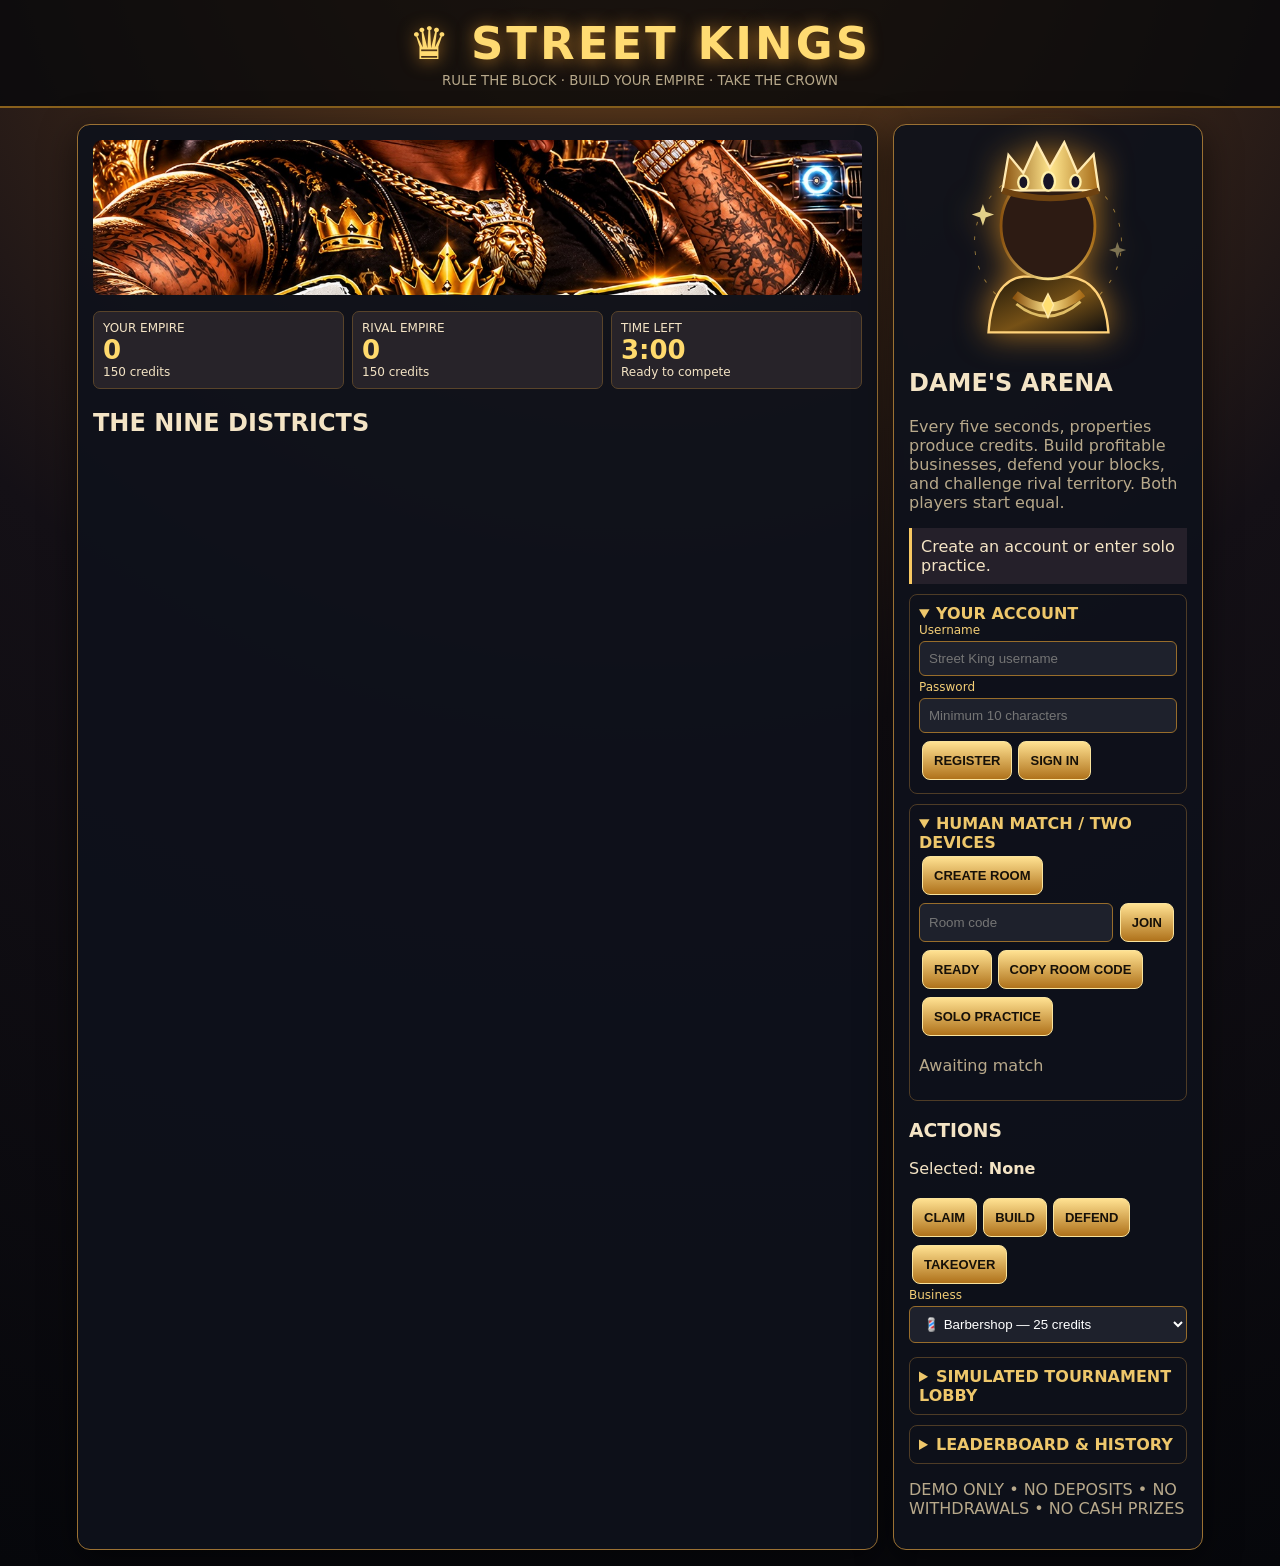
<file: index.html>
<!doctype html><html lang="en"><head><meta charset="utf-8"><meta name="viewport" content="width=device-width,initial-scale=1"><title>STREET KINGS — The Arena</title><style>
:root{--gold:#edbb4a;--black:#090b10;--ink:#f4e4c5}*{box-sizing:border-box}body{margin:0;background:radial-gradient(circle at 50% -10%,#6b421c,#141016 49%,#06070b 100%);color:var(--ink);font-family:system-ui,Arial}header{text-align:center;padding:17px 8px;border-bottom:2px solid #88601c;background:#07080bc9}h1{font-size:clamp(29px,5vw,45px);margin:0;color:#ffdb72;letter-spacing:3px;text-shadow:0 2px 17px #a56d25}small,.muted{color:#b8a98b}.wrap{max-width:1150px;margin:16px auto;padding:0 12px;display:grid;grid-template-columns:minmax(0,1fr) 310px;gap:15px}.panel{background:#0e111be8;border:1px solid #9b7133;border-radius:13px;padding:15px;box-shadow:0 9px 35px #0008}.cover{width:100%;height:155px;object-fit:cover;object-position:center 40%;border-radius:9px}.stats{display:grid;grid-template-columns:repeat(3,1fr);gap:8px;margin:12px 0}.stat{background:#272329;border:1px solid #59442a;border-radius:7px;padding:9px;font-size:12px}.stat b{display:block;font-size:clamp(19px,4vw,26px);color:#ffda6d}.city{display:grid;grid-template-columns:repeat(3,minmax(0,1fr));gap:8px;perspective:900px}.block{border:2px solid #8f6a3c;border-radius:11px;min-height:133px;color:#fff;position:relative;text-align:left;overflow:hidden;padding:9px;cursor:pointer;background:linear-gradient(160deg,#282a3d,#12151f);transition:transform .18s,border-color .18s}.block:active{transform:scale(.95)}.block strong{position:relative;z-index:2;font-size:clamp(10px,2vw,14px)}.block i{display:block;font-style:normal;font-size:clamp(29px,5vw,43px);text-align:center;text-shadow:0 6px 15px #000}.block .district{position:absolute;inset:0;background:linear-gradient(0deg,#080b14,#181b2800),repeating-linear-gradient(90deg,#35334533 0 12px,#11131733 12px 19px);pointer-events:none}.block .caption{position:relative;font-size:10px}.block.you{border-color:#fbd46c;background:linear-gradient(150deg,#82601c,#241c11)}.block.rival{border-color:#df5a62;background:linear-gradient(145deg,#70222e,#231422)}.block.sel{outline:3px solid #fff}.block.changed{animation:takeover .65s ease-out}@keyframes takeover{0%{filter:brightness(2);transform:scale(.89) rotate(-2deg)}70%{transform:scale(1.04)}100%{transform:scale(1)}}button,.action{background:linear-gradient(#ffe191,#af721b);color:#161008;font-weight:900;border:1px solid #f9e39d;border-radius:8px;padding:11px;cursor:pointer;margin:4px 3px;font-size:13px}button:hover{filter:brightness(1.12)}input,select{width:100%;padding:9px;background:#1e212c;border:1px solid #986d2b;color:#fff;border-radius:6px;margin:4px 0}label{display:block;font-size:12px;color:#f4ce76}.stack{display:flex;flex-wrap:wrap;gap:4px}.stack input{flex:1;width:80px}.msg{padding:9px;background:#25202a;border-left:3px solid #f9c962;margin:9px 0;min-height:38px}.king{height:205px;width:100%;object-fit:contain;filter:drop-shadow(0 0 16px #ae731f);transition:transform .45s}.king.victory{animation:victory .9s infinite alternate}.king.defeat{filter:grayscale(.7);transform:rotate(-8deg)}.king.welcome{animation:welcome 1s ease-in-out}@keyframes victory{from{transform:translateY(0) scale(1)}to{transform:translateY(-13px) scale(1.06)}}@keyframes welcome{50%{transform:rotate(5deg) scale(1.05)}}#result{font-size:21px;color:#ffdf85;font-weight:900}#activity{font-size:12px;max-height:115px;overflow:auto}details{margin:10px 0;padding:9px;border:1px solid #4e3c26;border-radius:8px}summary{cursor:pointer;font-weight:700;color:#eec76b}.room{font-family:monospace;font-size:18px;color:#ffdf8f;overflow-wrap:anywhere}#timer.urgent{color:#ff6464;animation:blink 1s infinite}@keyframes blink{50%{opacity:.55}}@media(max-width:740px){.wrap{grid-template-columns:1fr}.cover{height:105px}.block{min-height:118px;padding:6px}.panel{padding:10px}.stats{gap:4px}}
</style></head><body><header><h1>♛ STREET KINGS</h1><small>RULE THE BLOCK · BUILD YOUR EMPIRE · TAKE THE CROWN</small></header><main class="wrap"><section class="panel"><img class="cover" src="cover.jpg" alt="Approved Street Kings artwork"><div class="stats"><div class="stat">YOUR EMPIRE<b id="score">0</b><span id="money">150 credits</span></div><div class="stat">RIVAL EMPIRE<b id="rival">0</b><span id="rivalmoney">150 credits</span></div><div class="stat">TIME LEFT<b id="timer">3:00</b><span id="status">Ready to compete</span></div></div><h2>THE NINE DISTRICTS</h2><div class="city" id="city"></div><h3 id="result"></h3><div id="activity"></div></section><aside class="panel"><img id="king" class="king welcome" src="king.svg" alt="Animated crowned Street King based on Dame's original reference photograph"><h2>DAME'S ARENA</h2><p class="muted">Every five seconds, properties produce credits. Build profitable businesses, defend your blocks, and challenge rival territory. Both players start equal.</p><div class="msg" id="message">Create an account or enter solo practice.</div><details open><summary>YOUR ACCOUNT</summary><label>Username<input id="username" placeholder="Street King username" autocomplete="username"></label><label>Password<input type="password" id="password" placeholder="Minimum 10 characters" autocomplete="current-password"></label><button onclick="register()">REGISTER</button><button onclick="login()">SIGN IN</button><div id="profile" class="muted"></div></details><details open><summary>HUMAN MATCH / TWO DEVICES</summary><button onclick="createRoom()">CREATE ROOM</button><div class="stack"><input id="joincode" placeholder="Room code"><button onclick="joinRoom()">JOIN</button></div><div class="room" id="roomcode"></div><button onclick="ready()">READY</button><button onclick="copyRoom()">COPY ROOM CODE</button><button onclick="practice()">SOLO PRACTICE</button><p class="muted" id="socketstatus">Awaiting match</p></details><h3>ACTIONS</h3><p>Selected: <b id="selected">None</b></p><div><button onclick="play('claim')">CLAIM</button><button onclick="play('build')">BUILD</button><button onclick="play('defend')">DEFEND</button><button onclick="play('takeover')">TAKEOVER</button></div><label>Business<select id="kind"><option value="0">💈 Barbershop — 25 credits</option><option value="1">👟 Sneaker Shop — 40 credits</option><option value="2">🎤 Recording Studio — 60 credits</option></select></label><details><summary>SIMULATED TOURNAMENT LOBBY</summary><label>Participants<select id="capacity"><option>2</option><option selected>5</option><option>10</option><option>20</option><option>50</option><option>100</option></select></label><label>Fee (credits)<select id="fee"><option value="100">1</option><option value="200">2</option><option value="500" selected>5</option><option value="1000">10</option></select></label><button onclick="createTour()">CREATE TOURNAMENT</button><div class="stack"><input id="tourcode" placeholder="Tournament code"><button onclick="joinTour()">JOIN</button></div><div id="tour"></div><p class="muted">Simulated credits only. Tournament fixtures appear when all entrants join. Prizes settle after all server-verified fixtures finish.</p></details><details><summary>LEADERBOARD & HISTORY</summary><button onclick="loadBoard()">REFRESH</button><div id="leaderboard"></div><div id="records"></div></details><p class="muted">DEMO ONLY • NO DEPOSITS • NO WITHDRAWALS • NO CASH PRIZES</p></aside></main><script>
const names=['CROWN PLAZA','GOLD BLOCK','DOWNTOWN','SNEAKER ROW','MIDTOWN','STUDIO DISTRICT','UPTOWN','MARKET STREET','THE HEIGHTS'],symbols=['🏙️','🏛️','🏢','👟','🏬','🎙️','🌃','🏪','🌆'];let token=sessionStorage.getItem('sk_token')||'',roomId='',seat=-1,ws=null,mode='none',legacy='',state=null,selected=null,seenRev=-1,clock=0,prevOwners=[],tourId='';
const el=x=>document.getElementById(x);function message(x){el('message').textContent=x}async function api(path,method='GET',data){let r=await fetch(path,{method,headers:{...(token?{'Authorization':'Bearer '+token}:{}),...(data?{'Content-Type':'application/json'}:{})},body:data?JSON.stringify(data):undefined});let j=await r.json();if(!r.ok)throw Error(j.detail||'Request failed');return j}
async function register(){try{await api('/api/register','POST',{username:el('username').value,password:el('password').value});await login()}catch(e){message(e.message)}}async function login(){try{let r=await api('/api/login','POST',{username:el('username').value,password:el('password').value});token=r.token;sessionStorage.setItem('sk_token',token);await showProfile();message('Signed in. Create a room or enter a room code.')}catch(e){message(e.message)}}async function showProfile(){if(!token)return;try{let p=await api('/api/me');el('profile').textContent=`${p.username} · ${Math.round(p.balance/100)} demo credits · ${p.wins} W / ${p.losses} L`}catch(e){token='';sessionStorage.removeItem('sk_token')}}
async function createRoom(){try{let r=await api('/api/rooms','POST',{duration:180});setup(r);message('Send the room code to a friend. Both players press READY.')}catch(e){message(e.message)}}async function joinRoom(){try{let r=await api('/api/rooms/'+el('joincode').value.trim()+'/join','POST');r.room_id=el('joincode').value.trim();setup(r);message('Joined. Press READY to begin.')}catch(e){message(e.message)}}function setup(r){roomId=r.room_id||r.state.room_id;seat=r.seat;mode='human';el('roomcode').textContent=roomId;connect();render(r.state)}function copyRoom(){navigator.clipboard?.writeText(roomId).then(()=>message('Room code copied')).catch(()=>message('Room code: '+roomId))}async function ready(){if(!roomId)return message('Create or join a room first');try{let s=await api('/api/rooms/'+roomId+'/ready','POST');render(s);message('Ready. Match starts when both players are ready.')}catch(e){message(e.message)}}
function connect(){if(ws)ws.close();const proto=location.protocol==='https:'?'wss':'ws';ws=new WebSocket(`${proto}://${location.host}/ws/rooms/${roomId}`);ws.onopen=()=>el('socketstatus').textContent='Live connection established';ws.onmessage=e=>render(JSON.parse(e.data));ws.onclose=()=>{el('socketstatus').textContent='Connection interrupted; reconnecting…';if(mode==='human')setTimeout(()=>{if(roomId)connect()},1600)}}
async function practice(){try{let r=await api('/api/new','POST');mode='practice';legacy=r.game_id;roomId='';seat=0;ws?.close();render(r.state);message('Solo practice against the computer. Legacy 18-turn mode.')}catch(e){message(e.message)}}function selectBlock(i){selected=i;if(state)render(state)}async function play(move){if(selected===null)return message('Tap a district first');try{let s;if(mode==='human'){if(!roomId)return;s=await api(`/api/rooms/${roomId}/action`,'POST',{block:selected,move,kind:Number(el('kind').value)})}else if(mode==='practice'){s=await api('/api/move','POST',{game_id:legacy,block:selected,move,kind:Number(el('kind').value)})}else return message('Create a game first');render(s);message('Action successful: '+move)}catch(e){message(e.message)}}
function render(s){state=s;if(mode==='human'){seat=Math.max(0,s.players.indexOf((window.myUserId||''))) /* overridden below by room seat when known */}let my=mode==='human'?currentSeat:0;let rival=1-my;el('score').textContent=s.scores[my]||0;el('rival').textContent=s.scores[rival]||0;el('money').textContent=(s.cash[my]||0)+' credits';el('rivalmoney').textContent=(s.cash[rival]||0)+' credits';let sec=s.remaining??Math.max(0,180-(s.ticks||0)*10);el('timer').textContent=`${Math.floor(sec/60)}:${String(sec%60).padStart(2,'0')}`;el('timer').className=sec<=20?'urgent':'';el('status').textContent=s.status||((s.finished?'FINISHED':'PRACTICE'));el('selected').textContent=selected===null?'None':names[selected];el('city').innerHTML=s.blocks.map((b,i)=>{let own=b.owner===my?'you':b.owner>=0?'rival':'';let changed=prevOwners.length&&prevOwners[i]!==b.owner?'changed':'';return `<button class="block ${own} ${selected===i?'sel':''} ${changed}" onclick="selectBlock(${i})"><div class="district"></div><strong>${names[i]}</strong><i>${b.level>1?['💈','👟','🎤'][b.kind]:symbols[i]}</i><span class="caption">${b.owner<0?'UNCLAIMED':b.owner===my?'YOUR DISTRICT':'RIVAL DISTRICT'}<br>LV ${b.level} · FORT ${b.defense}</span></button>`}).join('');prevOwners=s.blocks.map(b=>b.owner);let done=s.status==='finished'||s.finished;el('result').textContent=done?(s.winner===null?'DRAW — EQUAL EMPIRES':s.winner===my?'YOU TAKE THE CROWN!':'RIVAL TAKES THE CROWN'):'';el('king').className='king '+(done?(s.winner===my?'victory':'defeat'):'welcome');el('activity').textContent=(s.history||[]).slice(-5).map(x=>`Player ${x.player+1} ${x.move} ${names[x.block]}`).join(' • ')}
let currentSeat=0;const oldSetup=setup;setup=function(r){currentSeat=r.seat;oldSetup(r)};
setInterval(async()=>{if(mode==='human'&&roomId){try{let s=await api(`/api/rooms/${roomId}/refresh`,'POST');render(s)}catch(e){}}},1500);
async function createTour(){try{let r=await api('/api/tournaments/create','POST',{capacity:Number(el('capacity').value),fee_cents:Number(el('fee').value)});tourId=r.id;el('tourcode').value=tourId;displayTour(r)}catch(e){message(e.message)}}async function joinTour(){try{let r=await api('/api/tournaments/'+el('tourcode').value.trim()+'/join','POST');displayTour(r);await showProfile()}catch(e){message(e.message)}}function displayTour(r){el('tour').innerHTML=`Tournament ${r.id} · ${r.status} · ${r.entrants.length}/${r.capacity} players · ${(r.fee_cents/100).toFixed(2)} demo credits entry<br>${(r.fixtures||[]).map(f=>`<button onclick="joinFixture('${f.room_id}')">PLAY ${f.room_id}</button>`).join('')}${r.status==='finished'?'<br>FINAL PRIZES: '+JSON.stringify(r.payouts):''}`;}async function joinFixture(id){try{let r=await api('/api/rooms/'+id+'/join','POST');r.room_id=id;setup(r);message('Tournament fixture — tap READY')}catch(e){message(e.message)}}
async function loadBoard(){try{let b=await api('/api/leaderboard');el('leaderboard').textContent=b.map((x,i)=>`${i+1}. ${x.username}: ${x.wins} wins`).join(' · ')||'No matches yet';let h=await api('/api/history');el('records').textContent=h.map(x=>`${x.outcome.toUpperCase()} — ${x.score} pts`).join(' · ')||'No completed matches'}catch(e){message(e.message)}}showProfile();
</script></body></html>
</file>
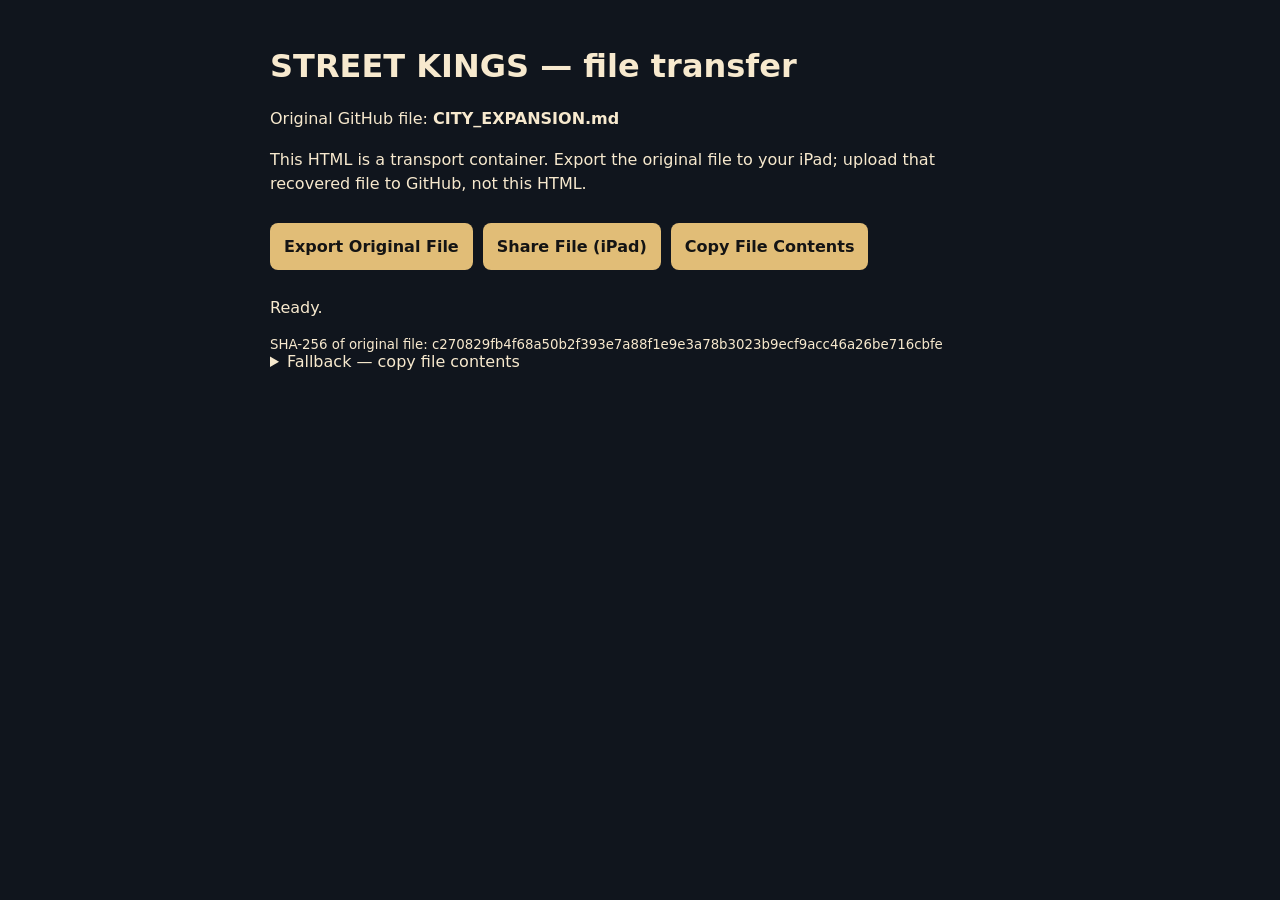
<file: CITY_EXPANSION.md-download.html>
<!doctype html><html lang="en"><head><meta charset="utf-8"><meta name="viewport" content="width=device-width,initial-scale=1"><title>Export CITY_EXPANSION.md</title><style>body{font:16px system-ui,-apple-system,sans-serif;background:#10151d;color:#f7e9ce;max-width:740px;margin:auto;padding:26px}button{font:inherit;background:#e1bd77;color:#141414;border:0;border-radius:8px;padding:14px;margin:10px 10px 10px 0;font-weight:700}textarea{box-sizing:border-box;width:100%;height:160px;color:#ece3d7;background:#222b37;border:1px solid #a98c5a}small{display:block;word-wrap:break-word}p{line-height:1.55}</style></head><body><h1>STREET KINGS — file transfer</h1><p>Original GitHub file: <strong>CITY_EXPANSION.md</strong></p><p>This HTML is a transport container. Export the original file to your iPad; upload that recovered file to GitHub, not this HTML.</p><button id="export">Export Original File</button><button id="share">Share File (iPad)</button><button id="copy">Copy File Contents</button><p id="result" role="status">Ready.</p><small>SHA-256 of original file: c270829fb4f68a50b2f393e7a88f1e9e3a78b3023b9ecf9acc46a26be716cbfe</small><details><summary>Fallback — copy file contents</summary><p>If Safari prevents downloads or sharing, select and copy the text below, then paste it into a file named exactly CITY_EXPANSION.md inside GitHub.</p><textarea id="source" spellcheck="false" readonly></textarea></details><script>
const filename="CITY_EXPANSION.md";const data="[base64]";
const status=document.getElementById('result');
function bytes(){const decoded=atob(data),out=new Uint8Array(decoded.length);for(let i=0;i<decoded.length;i++)out[i]=decoded.charCodeAt(i);return out;}
function source(){return new TextDecoder('utf-8',{fatal:true}).decode(bytes());}
const blob=()=>new Blob([bytes()],{type:'application/octet-stream'});
document.getElementById('export').addEventListener('click',()=>{try{const url=URL.createObjectURL(blob());const a=document.createElement('a');a.href=url;a.download=filename;document.body.append(a);a.click();a.remove();status.textContent='Download requested: '+filename+'. Find it in Files → Downloads. If Safari blocks it, tap Share File or Copy File Contents.';setTimeout(()=>URL.revokeObjectURL(url),30000);}catch(e){status.textContent=e.message}});
document.getElementById('share').addEventListener('click',async()=>{try{const file=new File([bytes()],filename,{type:'application/octet-stream'});if(navigator.canShare?.({files:[file]})){await navigator.share({files:[file],title:filename});status.textContent='Share sheet opened for '+filename;}else status.textContent='File sharing unavailable in this browser. Use Export or Copy.';}catch(e){status.textContent=e.message}});
document.getElementById('copy').addEventListener('click',async()=>{try{const value=source();document.getElementById('source').value=value;document.getElementById('source').parentElement.open=true;await navigator.clipboard.writeText(value);status.textContent='Original source copied. Paste into GitHub file '+filename;}catch(e){const ta=document.getElementById('source');ta.value=source();ta.parentElement.open=true;ta.focus();ta.select();status.textContent='Select and copy the text shown below, then paste into GitHub file '+filename;}});
</script></body></html>
</file>
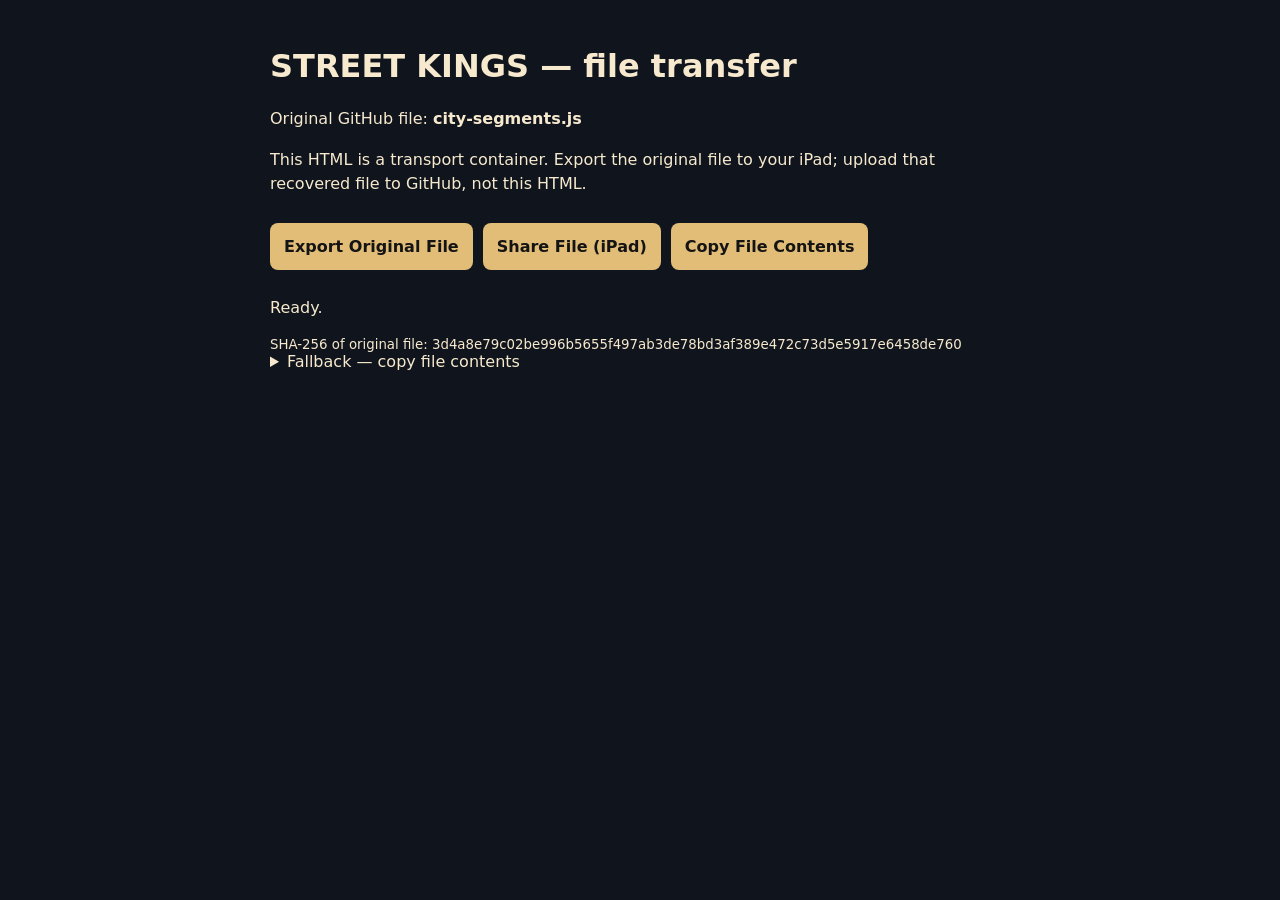
<file: static/city-segments.js-download.html>
<!doctype html><html lang="en"><head><meta charset="utf-8"><meta name="viewport" content="width=device-width,initial-scale=1"><title>Export city-segments.js</title><style>body{font:16px system-ui,-apple-system,sans-serif;background:#10151d;color:#f7e9ce;max-width:740px;margin:auto;padding:26px}button{font:inherit;background:#e1bd77;color:#141414;border:0;border-radius:8px;padding:14px;margin:10px 10px 10px 0;font-weight:700}textarea{box-sizing:border-box;width:100%;height:160px;color:#ece3d7;background:#222b37;border:1px solid #a98c5a}small{display:block;word-wrap:break-word}p{line-height:1.55}</style></head><body><h1>STREET KINGS — file transfer</h1><p>Original GitHub file: <strong>city-segments.js</strong></p><p>This HTML is a transport container. Export the original file to your iPad; upload that recovered file to GitHub, not this HTML.</p><button id="export">Export Original File</button><button id="share">Share File (iPad)</button><button id="copy">Copy File Contents</button><p id="result" role="status">Ready.</p><small>SHA-256 of original file: 3d4a8e79c02be996b5655f497ab3de78bd3af389e472c73d5e5917e6458de760</small><details><summary>Fallback — copy file contents</summary><p>If Safari prevents downloads or sharing, select and copy the text below, then paste it into a file named exactly city-segments.js inside GitHub.</p><textarea id="source" spellcheck="false" readonly></textarea></details><script>
const filename="city-segments.js";const data="[base64]";
const status=document.getElementById('result');
function bytes(){const decoded=atob(data),out=new Uint8Array(decoded.length);for(let i=0;i<decoded.length;i++)out[i]=decoded.charCodeAt(i);return out;}
function source(){return new TextDecoder('utf-8',{fatal:true}).decode(bytes());}
const blob=()=>new Blob([bytes()],{type:'application/octet-stream'});
document.getElementById('export').addEventListener('click',()=>{try{const url=URL.createObjectURL(blob());const a=document.createElement('a');a.href=url;a.download=filename;document.body.append(a);a.click();a.remove();status.textContent='Download requested: '+filename+'. Find it in Files → Downloads. If Safari blocks it, tap Share File or Copy File Contents.';setTimeout(()=>URL.revokeObjectURL(url),30000);}catch(e){status.textContent=e.message}});
document.getElementById('share').addEventListener('click',async()=>{try{const file=new File([bytes()],filename,{type:'application/octet-stream'});if(navigator.canShare?.({files:[file]})){await navigator.share({files:[file],title:filename});status.textContent='Share sheet opened for '+filename;}else status.textContent='File sharing unavailable in this browser. Use Export or Copy.';}catch(e){status.textContent=e.message}});
document.getElementById('copy').addEventListener('click',async()=>{try{const value=source();document.getElementById('source').value=value;document.getElementById('source').parentElement.open=true;await navigator.clipboard.writeText(value);status.textContent='Original source copied. Paste into GitHub file '+filename;}catch(e){const ta=document.getElementById('source');ta.value=source();ta.parentElement.open=true;ta.focus();ta.select();status.textContent='Select and copy the text shown below, then paste into GitHub file '+filename;}});
</script></body></html>
</file>
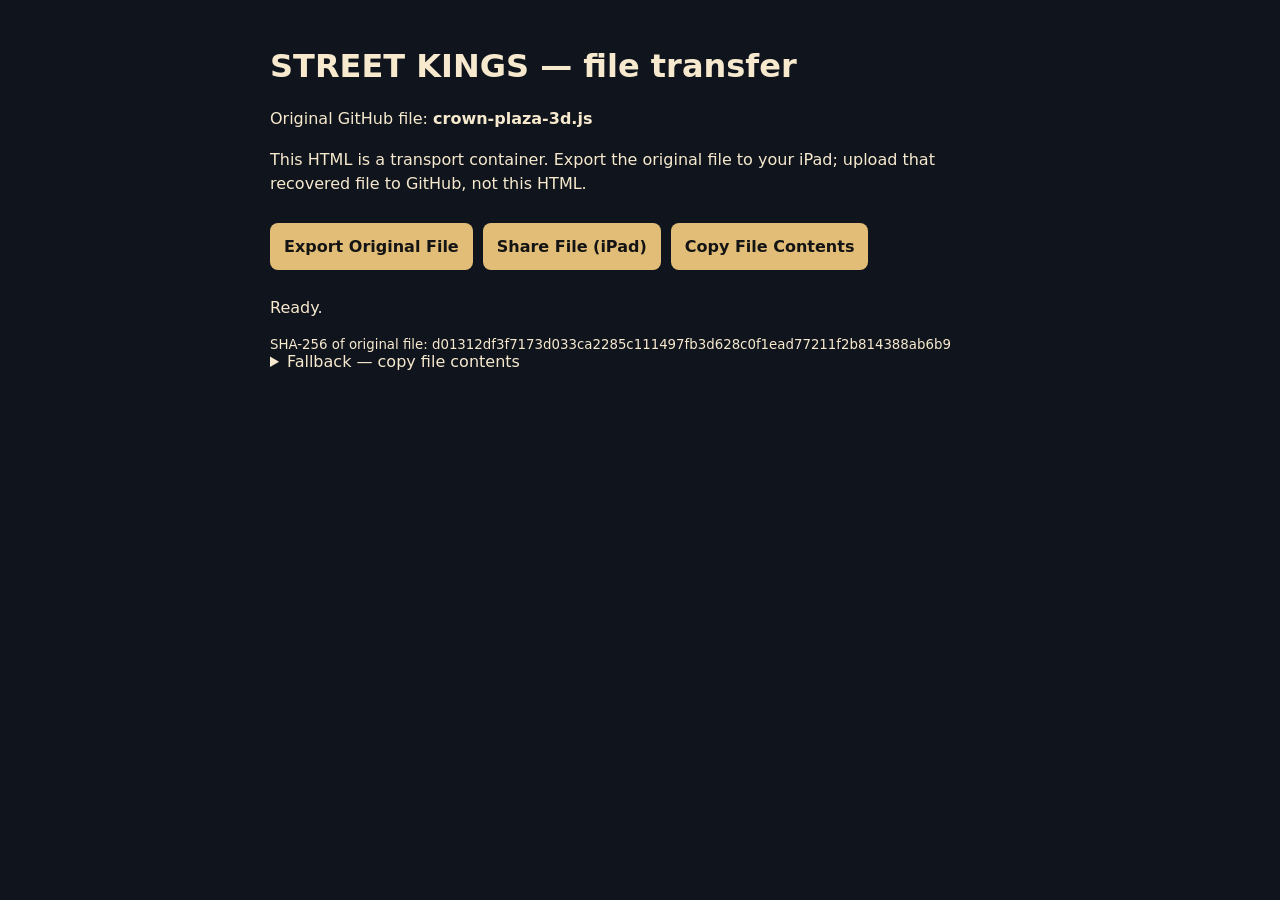
<file: static/crown-plaza-3d.js-download.html>
<!doctype html><html lang="en"><head><meta charset="utf-8"><meta name="viewport" content="width=device-width,initial-scale=1"><title>Export crown-plaza-3d.js</title><style>body{font:16px system-ui,-apple-system,sans-serif;background:#10151d;color:#f7e9ce;max-width:740px;margin:auto;padding:26px}button{font:inherit;background:#e1bd77;color:#141414;border:0;border-radius:8px;padding:14px;margin:10px 10px 10px 0;font-weight:700}textarea{box-sizing:border-box;width:100%;height:160px;color:#ece3d7;background:#222b37;border:1px solid #a98c5a}small{display:block;word-wrap:break-word}p{line-height:1.55}</style></head><body><h1>STREET KINGS — file transfer</h1><p>Original GitHub file: <strong>crown-plaza-3d.js</strong></p><p>This HTML is a transport container. Export the original file to your iPad; upload that recovered file to GitHub, not this HTML.</p><button id="export">Export Original File</button><button id="share">Share File (iPad)</button><button id="copy">Copy File Contents</button><p id="result" role="status">Ready.</p><small>SHA-256 of original file: d01312df3f7173d033ca2285c111497fb3d628c0f1ead77211f2b814388ab6b9</small><details><summary>Fallback — copy file contents</summary><p>If Safari prevents downloads or sharing, select and copy the text below, then paste it into a file named exactly crown-plaza-3d.js inside GitHub.</p><textarea id="source" spellcheck="false" readonly></textarea></details><script>
const filename="crown-plaza-3d.js";const data="[base64]/[base64]/MTowKS0oaW5wdXRzLmhhcygncycpfHxpbnB1dHMuaGFzKCdBcnJvd0Rvd24nKT8xOjApLHR1cm49KGlucHV0cy5oYXMoJ2QnKXx8aW5wdXRzLmhhcygnQXJyb3dSaWdodCcpPzE6MCktKGlucHV0cy5oYXMoJ2EnKXx8aW5wdXRzLmhhcygnQXJyb3dMZWZ0Jyk/MTowKTtwbGF5ZXIucnVubmluZz1pbnB1dHMuaGFzKCdzaGlmdCcpfHxpbnB1dHMuaGFzKCdydW4nKTtjb25zdCBtYXg9cGxheWVyLnJ1bm5pbmc/[base64]/ZS5rZXkudG9Mb3dlckNhc2UoKTplLmtleSl9KTthZGRFdmVudExpc3RlbmVyKCdrZXl1cCcsZT0+aW5wdXRzLmRlbGV0ZShlLmtleT09PSdTaGlmdCc/[base64]";
const status=document.getElementById('result');
function bytes(){const decoded=atob(data),out=new Uint8Array(decoded.length);for(let i=0;i<decoded.length;i++)out[i]=decoded.charCodeAt(i);return out;}
function source(){return new TextDecoder('utf-8',{fatal:true}).decode(bytes());}
const blob=()=>new Blob([bytes()],{type:'application/octet-stream'});
document.getElementById('export').addEventListener('click',()=>{try{const url=URL.createObjectURL(blob());const a=document.createElement('a');a.href=url;a.download=filename;document.body.append(a);a.click();a.remove();status.textContent='Download requested: '+filename+'. Find it in Files → Downloads. If Safari blocks it, tap Share File or Copy File Contents.';setTimeout(()=>URL.revokeObjectURL(url),30000);}catch(e){status.textContent=e.message}});
document.getElementById('share').addEventListener('click',async()=>{try{const file=new File([bytes()],filename,{type:'application/octet-stream'});if(navigator.canShare?.({files:[file]})){await navigator.share({files:[file],title:filename});status.textContent='Share sheet opened for '+filename;}else status.textContent='File sharing unavailable in this browser. Use Export or Copy.';}catch(e){status.textContent=e.message}});
document.getElementById('copy').addEventListener('click',async()=>{try{const value=source();document.getElementById('source').value=value;document.getElementById('source').parentElement.open=true;await navigator.clipboard.writeText(value);status.textContent='Original source copied. Paste into GitHub file '+filename;}catch(e){const ta=document.getElementById('source');ta.value=source();ta.parentElement.open=true;ta.focus();ta.select();status.textContent='Select and copy the text shown below, then paste into GitHub file '+filename;}});
</script></body></html>
</file>
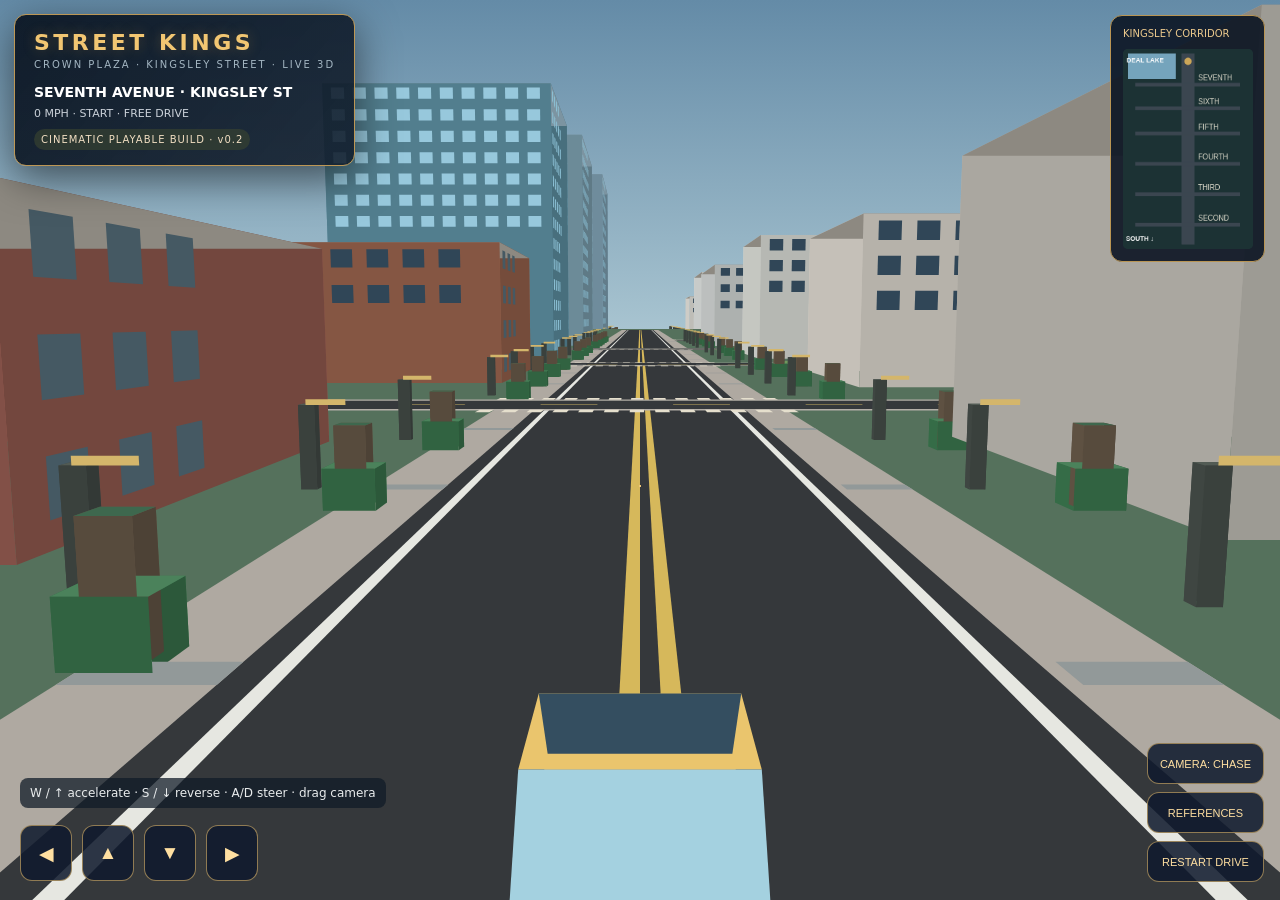
<file: static/kingsley-preview.html>
<!doctype html><html lang="en"><head><meta charset="utf-8"><meta name="viewport" content="width=device-width,initial-scale=1,maximum-scale=1,user-scalable=no"><title>STREET KINGS — Kingsley Street Cinematic Drive</title><style>
*{box-sizing:border-box}html,body{margin:0;height:100%;overflow:hidden;background:#090d13;color:#f1dec2;font-family:system-ui,Arial}canvas{display:block;width:100%;height:100%;touch-action:none}.hud{position:absolute;top:14px;left:14px;padding:15px 19px;background:linear-gradient(130deg,#08121fe9,#0e1928d9);border:1px solid #bd9755;border-radius:12px;min-width:270px;box-shadow:0 12px 40px #0008;pointer-events:none}.brand{font-size:22px;letter-spacing:3.5px;font-weight:900;color:#f2c672;text-shadow:0 0 14px #ba8a3855}.sub{font-size:10px;letter-spacing:2px;color:#a4b6c2;margin-top:4px}.street{font-size:14px;color:white;margin-top:14px;font-weight:650}.stat{font-size:11px;color:#cad1d9;margin-top:7px}.pill{font-size:10px;letter-spacing:1px;padding:5px 7px;border-radius:20px;background:#384331aa;display:inline-block;margin-top:9px}.mini{position:absolute;right:15px;top:15px;width:155px;background:#091321e3;border:1px solid #b99554;border-radius:12px;padding:12px;font-size:10px;color:#eac88c}.mini canvas{height:200px;width:130px;border-radius:5px;background:#1d3537;margin:10px 0 0}.buttons{position:absolute;bottom:19px;left:20px;display:flex;gap:10px;align-items:flex-end}.buttons button,.tools button{background:#101a2ddd;border:1px solid #d0ac67aa;color:#ffdfa1;border-radius:12px;min-width:52px;height:56px;font-size:19px;touch-action:none;cursor:pointer}.buttons button:active,.buttons button.pressed,.tools button:active{background:#80602c}.tools{position:absolute;right:16px;bottom:18px;display:flex;flex-direction:column;gap:8px}.tools button{height:41px;font-size:11px;padding:0 12px;min-width:115px}.message{position:absolute;bottom:92px;left:20px;color:#e9eced;font-size:12px;background:#101a27bb;border-radius:8px;padding:8px 10px;pointer-events:none}.refs{position:absolute;bottom:108px;right:16px;background:#0c1525e3;border:1px solid #8d7854;border-radius:10px;padding:8px;width:180px;display:none}.refs img{width:100%;border-radius:4px}.refs small{font-size:10px;color:#c7d0d3}.refs.open{display:block}#error{position:absolute;top:50%;left:10%;right:10%;background:#500b0b;color:#fff;display:none;padding:12px}@media(max-width:650px){.hud{left:8px;top:8px;padding:10px;min-width:unset;max-width:60vw}.brand{font-size:16px}.sub{font-size:8px}.street{font-size:11px;margin-top:8px}.mini{right:8px;top:8px;width:115px;padding:7px}.mini canvas{width:99px;height:132px}.buttons{bottom:12px;left:12px;gap:6px}.buttons button{min-width:56px;height:58px}.tools{bottom:12px;right:12px}.tools button{min-width:100px;font-size:10px;height:34px}.message{bottom:79px;left:12px;max-width:58vw;font-size:10px}.refs{width:145px;bottom:94px;right:8px}}
</style></head><body><canvas id="scene"></canvas><div class="hud"><div class="brand">STREET KINGS</div><div class="sub">CROWN PLAZA · KINGSLEY STREET · LIVE 3D</div><div class="street" id="location">DEAL LAKE → FIFTH AVENUE</div><div class="stat" id="speed">0 MPH · SOUTHBOUND</div><div class="pill">CINEMATIC PLAYABLE BUILD · v0.2</div></div><aside class="mini">KINGSLEY CORRIDOR<canvas id="map" width="180" height="268"></canvas></aside><div class="message">W / ↑ accelerate · S / ↓ reverse · A/D steer · drag camera</div><div class="buttons"><button data-k="a">◀</button><button data-k="w">▲</button><button data-k="s">▼</button><button data-k="d">▶</button></div><div class="tools"><button id="view">CAMERA: CHASE</button><button id="refs">REFERENCES</button><button id="reset">RESTART DRIVE</button></div><div class="refs" id="refPanel"><small>YOUR KINGSLEY REFERENCES</small><img id="refPhoto"/><small id="refNote"></small></div><div id="error"></div><script>
window.KINGSLEY_REFERENCES=[{"src": "[data-uri]", "note": "1273 Kingsley \u2014 September 2025"}, {"src": "[data-uri]", "note": "1200 Kingsley \u2014 Fourth Avenue"}, {"src": "[data-uri]", "note": "Fifth Avenue / Bradley Park map"}, {"src": "[data-uri]", "note": "Uploaded route video \u2014 00:12"}, {"src": "[data-uri]", "note": "Uploaded route video \u2014 00:42"}];(()=>{'use strict';const canvas=document.getElementById('scene'),ctx=canvas.getContext('2d',{alpha:false}),mini=document.getElementById('map'),mc=mini.getContext('2d');let W=0,H=0,dpr=1,projection=580,mode=0,orbit=0,drag=false,px=0,frames=0;const keys=new Set(),AV=[{name:'SEVENTH AVENUE',z:280},{name:'SIXTH AVENUE',z:505},{name:'FIFTH AVENUE',z:745},{name:'FOURTH AVENUE',z:1035},{name:'THIRD AVENUE',z:1325},{name:'SECOND AVENUE',z:1615}],START=60,LENGTH=1730;
const car={x:0,z:START,angle:0,speed:0};let last=performance.now();function resize(){W=innerWidth;H=innerHeight;dpr=Math.min(devicePixelRatio||1,2);canvas.width=Math.round(W*dpr);canvas.height=Math.round(H*dpr);ctx.setTransform(dpr,0,0,dpr,0,0);projection=Math.min(W*1.0,H*1.32)}addEventListener('resize',resize);resize();
const colors={asphalt:'#35383b',sidewalk:'#b0a79a',grass:'#66865e'};const structures=[];function b(x,z,w,d,h,type,color,name){structures.push({x,z,w,d,h,type,color,name})}
// Reference-led landmarks: shapes/dimensions preliminary pending survey verification.
b(-119,115,73,89,28,'brick','#995e53','Northern brick residential');b(48,125,82,86,42,'modern','#b9b6ae','Northern apartment block');b(-130,365,91,89,39,'brick','#9c654f','Historic frontage');b(58,344,88,98,45,'white','#d6d1c8','Modern residential');b(-146,595,105,122,125,'glass','#6094a7','Glass residential tower');b(54,570,116,90,55,'white','#d6d8d2','Asbury hotel district');b(-149,830,111,164,137,'glass','#7fa3b3','Contemporary glass high-rise');b(49,820,121,170,53,'white','#ccd0ce','New apartment complex');b(-152,1095,119,171,143,'glass','#82a5b8','Kingsley glass tower');b(55,1100,120,153,59,'white','#d9ddda','Kingsley apartment frontage');b(-132,1400,91,116,32,'brick','#b38e74','Southwest residential');b(57,1410,109,123,43,'white','#e0ded7','Southeast apartment frontage');b(-133,1664,94,70,29,'brick','#9d654f','Second Avenue block');b(52,1660,104,88,33,'white','#d9d1c3','Second Avenue commercial');
// Park and lake positions follow the rough reference progression, not cadastral survey coordinates.
const parks=[{x:-135,z:668,w:87,d:70,name:'SUNSET LAKE'},{x:44,z:650,w:118,d:83,name:'BRADLEY PARK'},{x:-155,z:465,w:106,d:65,name:'OPEN GREEN'},{x:57,z:461,w:112,d:80,name:'LANDSCAPED LOT'}];
const polys=[];function face(v,color,stroke=null){polys.push({v,color,stroke})}function quad(a,b,c,d,color){face([a,b,c,d],color)}function box(x,z,w,d,h,color,roof='#777',type='normal'){const y=0,A=[x,y,z],B=[x+w,y,z],C=[x+w,y,z+d],D=[x,y,z+d],E=[x,-h,z],F=[x+w,-h,z],G=[x+w,-h,z+d],I=[x,-h,z+d];quad(A,B,F,E,shade(color,-.15));quad(B,C,G,F,shade(color,-.25));quad(C,D,I,G,color);quad(D,A,E,I,shade(color,-.08));quad(E,F,G,I,roof);
 const stories=Math.max(2,Math.min(16,Math.round(h/10)));const rows=type==='glass'?stories:Math.min(stories,8);for(let r=0;r<rows;r++){const t=(r+.8)/rows,yy=-h*t;for(let j=0;j<Math.floor(w/10);j++){const xx=x+4+j*10;if(xx+6<x+w-2){const zfront=z-.18;quad([xx,yy,zfront],[xx+6,yy,zfront],[xx+6,yy+Math.min(h/rows*.55,5),zfront],[xx,yy+Math.min(h/rows*.55,5),zfront],type==='glass'?'#97c8dc':'#304657')}}for(let j=0;j<Math.floor(d/13);j++){const zz=z+5+j*13;if(zz+7<z+d)quad([x+w+.2,yy,zz],[x+w+.2,yy,zz+7],[x+w+.2,yy+Math.min(h/rows*.55,5),zz+7],[x+w+.2,yy+Math.min(h/rows*.55,5),zz],type==='glass'?'#8bc0d4':'#455963')}}}
function shade(h,f){const n=parseInt(h.slice(1),16);const c=[(n>>16)&255,(n>>8)&255,n&255].map(v=>Math.max(0,Math.min(255,Math.round(v*(1+f)))));return '#'+c.map(v=>v.toString(16).padStart(2,'0')).join('')}
function flat(x,z,w,d,c){quad([x,0,z],[x+w,0,z],[x+w,0,z+d],[x,0,z+d],c)}function road(){flat(-520,-300,1040,2400,'#55715c');for(let p of parks){flat(p.x,p.z,p.w,p.d,p.name==='SUNSET LAKE'?'#426e86':'#6f995e');if(p.name==='BRADLEY PARK'){flat(p.x+2,p.z+p.d/2-2,p.w-4,4,'#b9b09a');flat(p.x+p.w/2-2,p.z+2,4,p.d-4,'#b9b09a')}}for(let a of AV){flat(-390,a.z-16,780,32,'#b3aea7');flat(-390,a.z-12,780,24,colors.asphalt);for(let x=-385;x<385;x+=28)flat(x,a.z-.7,12,1.4,'#c8ae61');for(let i=-6;i<=6;i++){flat(i*5-2,a.z-21,2.8,7,'#e5dfcd');flat(i*5-2,a.z+14,2.8,7,'#e5dfcd')}}flat(-29,-100,58,LENGTH+300,'#afa9a1');flat(-21,-100,42,LENGTH+300,colors.asphalt);flat(-1,-100,1,LENGTH+300,'#d6b85b');flat(1,-100,1,LENGTH+300,'#d6b85b');flat(-19,-100,1,LENGTH+300,'#e6e7e1');flat(18,-100,1,LENGTH+300,'#e6e7e1');for(let z=-50;z<LENGTH+190;z+=68){flat(-29,z,8,4,'#929999');flat(22,z,7,4,'#929999')}}
function addEnv(){for(let o of structures)box(o.x,o.z,o.w,o.d,o.h,o.color,o.type==='glass'?'#7c94a1':'#8d8981',o.type);for(let z=50;z<LENGTH+130;z+=52){for(let x of [-36,35]){if(AV.some(a=>Math.abs(a.z-z)<27))continue;box(x,z,1.7,1.7,9,'#444c48','#525b54'); // lamp posts
 quad([x+.8,-9,z],[x+5,-9,z],[x+5,-9.6,z],[x+.8,-9.6,z],'#d4b66b');
 box(x+7,z-13,3,3,8,'#665848','#3e684e');box(x+6,z-14,5,5,4,'#3a754d','#4b825b')}}}
function transform(p,cam){let dx=p[0]-cam.x,dz=p[2]-cam.z;const s=Math.sin(cam.yaw),c=Math.cos(cam.yaw);const xx=dx*c-dz*s,zz=dx*s+dz*c;const yy=p[1]-cam.y;const cp=Math.cos(cam.pitch),sp=Math.sin(cam.pitch);return [xx,yy*cp-zz*sp,yy*sp+zz*cp]}
function projected(p){return [W/2+p[0]*projection/p[2],H*.54+p[1]*projection/p[2]]}
function render(){const sky=ctx.createLinearGradient(0,0,0,H);sky.addColorStop(0,'#648ba7');sky.addColorStop(.47,'#bbd4dc');sky.addColorStop(.65,'#c6c4a8');sky.addColorStop(1,'#556a5a');ctx.fillStyle=sky;ctx.fillRect(0,0,W,H);ctx.fillStyle='#f5db9f';ctx.beginPath();ctx.arc(W*.82,H*.20,21,0,Math.PI*2);ctx.fill();
 const cam=mode===0?{x:car.x-Math.sin(car.angle)*31,z:car.z-Math.cos(car.angle)*31,y:-18,pitch:.14,yaw:car.angle+orbit}:mode===1?{x:car.x-Math.sin(car.angle)*7,z:car.z-Math.cos(car.angle)*7,y:-7,pitch:.055,yaw:car.angle+orbit}:{x:car.x-100,z:car.z-118,y:-120,pitch:.58,yaw:.23+orbit};polys.length=0;road();addEnv(); // Render full depth-sorted geometry
let rendered=[];for(let f of polys){let arr=f.v.map(p=>transform(p,cam));let clipped=[];for(let i=0;i<arr.length;i++){let a=arr[i],b=arr[(i+1)%arr.length],insideA=a[2]>.25,insideB=b[2]>.25;if(insideA)clipped.push(a);if(insideA!==insideB){let t=(.25-a[2])/(b[2]-a[2]);clipped.push(a.map((v,k)=>v+t*(b[k]-v)))}}if(clipped.length<3)continue;const maxZ=Math.max(...clipped.map(p=>p[2])),minZ=Math.min(...clipped.map(p=>p[2]));if(minZ>1450)continue;let pts=clipped.map(projected);rendered.push({pts,color:f.color,depth:(minZ+maxZ)/2})}rendered.sort((a,b)=>b.depth-a.depth);for(let f of rendered){ctx.beginPath();for(let i=0;i<f.pts.length;i++){let p=f.pts[i];if(i)ctx.lineTo(...p);else ctx.moveTo(...p)}ctx.closePath();ctx.fillStyle=f.color;ctx.fill()}
// Animated vehicle rendered from a 3D cuboid in world space
let vehicle=[];const a=car.angle;function rot(x,z){return [car.x+x*Math.cos(a)+z*Math.sin(a),car.z-x*Math.sin(a)+z*Math.cos(a)]}function vx(x,y,z){let q=rot(x,z);return [q[0],y,q[1]]}function vf(v,col){const q=v.map(p=>transform(p,cam));if(q.some(p=>p[2]<.25))return;vehicle.push({pts:q.map(projected),color:col,depth:q.reduce((s,p)=>s+p[2],0)/q.length})}if(mode!==1){vf([vx(-4,0,-7),vx(4,0,-7),vx(4,0,7),vx(-4,0,7)],'#17191e');vf([vx(-3,-4,-6),vx(3,-4,-6),vx(3,-4,6),vx(-3,-4,6)],'#bb8c3e');vf([vx(-3,-7,-3),vx(3,-7,-3),vx(3,-7,3),vx(-3,-7,3)],'#eac56d');vf([vx(-3,-4,6),vx(3,-4,6),vx(3,-7,3),vx(-3,-7,3)],'#344e60');vf([vx(-3,-4,-6),vx(3,-4,-6),vx(3,-7,-3),vx(-3,-7,-3)],'#a4d1e0');for(let f of vehicle){ctx.beginPath();f.pts.forEach((p,i)=>i?ctx.lineTo(...p):ctx.moveTo(...p));ctx.closePath();ctx.fillStyle=f.color;ctx.fill()}}
ctx.fillStyle='#f0c778';ctx.fillRect(W/2-1,H*.54-1,2,2);document.getElementById('speed').textContent=`${Math.round(Math.abs(car.speed)*.58)} MPH · ${car.z>START?'SOUTHBOUND':'START'} · ${mode===1?'DRIVER VIEW':'FREE DRIVE'}`;const aidx=AV.findIndex(a=>a.z>=car.z);document.getElementById('location').textContent=car.z>AV.at(-1).z?'SECOND AVENUE REACHED':`${aidx>=0?AV[aidx].name:'DEAL LAKE'} · KINGSLEY ST`;
mc.fillStyle='#1c3234';mc.fillRect(0,0,180,268);mc.fillStyle='#3b4650';mc.fillRect(81,6,18,256);for(let a of AV){let y=8+a.z/LENGTH*243;mc.fillRect(17,y-2,145,5);mc.fillStyle='#dcdacb';mc.font='10px Arial';mc.fillText(a.name.split(' ')[0],104,y-5);mc.fillStyle='#3b4650'}mc.fillStyle='#75a4bc';mc.fillRect(7,6,66,34);mc.fillStyle='#cba658';mc.beginPath();mc.arc(90,8+car.z/LENGTH*243,5,0,Math.PI*2);mc.fill();mc.fillStyle='#fff';mc.font='bold 9px Arial';mc.fillText('DEAL LAKE',5,18);mc.fillText('SOUTH ↓',4,257)}
function update(dt){const up=keys.has('w')||keys.has('ArrowUp'),down=keys.has('s')||keys.has('ArrowDown'),left=keys.has('a')||keys.has('ArrowLeft'),right=keys.has('d')||keys.has('ArrowRight');if(up)car.speed=Math.min(70,car.speed+48*dt);else if(down)car.speed=Math.max(-26,car.speed-58*dt);else car.speed*=Math.exp(-2.2*dt);if(Math.abs(car.speed)<.04)car.speed=0;const dir=(right?1:0)-(left?1:0);car.angle+=dir*(.55+Math.abs(car.speed)*.009)*dt*(car.speed<0?-1:1);car.angle=Math.max(-1.45,Math.min(1.45,car.angle));car.x+=Math.sin(car.angle)*car.speed*dt;car.z+=Math.cos(car.angle)*car.speed*dt;car.x=Math.max(-360,Math.min(360,car.x));car.z=Math.max(START,Math.min(LENGTH,car.z));if(car.z===LENGTH)car.speed=0}
function frame(t){try{const dt=Math.min(.05,(t-last)/1000);last=t;update(dt);render();frames++;requestAnimationFrame(frame)}catch(e){document.getElementById('error').style.display='block';document.getElementById('error').textContent=e.stack||e.message;throw e}}requestAnimationFrame(frame);
addEventListener('keydown',e=>{if(['ArrowUp','ArrowDown','ArrowLeft','ArrowRight',' '].includes(e.key))e.preventDefault();keys.add(e.key.toLowerCase().startsWith('arrow')?e.key:e.key.toLowerCase())});addEventListener('keyup',e=>keys.delete(e.key.toLowerCase().startsWith('arrow')?e.key:e.key.toLowerCase()));addEventListener('blur',()=>keys.clear());document.querySelectorAll('[data-k]').forEach(b=>{const k=b.dataset.k;b.addEventListener('pointerdown',e=>{e.preventDefault();b.setPointerCapture(e.pointerId);keys.add(k);b.classList.add('pressed')});for(let ev of ['pointerup','pointercancel','lostpointercapture'])b.addEventListener(ev,()=>{keys.delete(k);b.classList.remove('pressed')})});canvas.addEventListener('pointerdown',e=>{drag=true;px=e.clientX;canvas.setPointerCapture(e.pointerId)});canvas.addEventListener('pointermove',e=>{if(drag){orbit=Math.max(-.6,Math.min(.6,orbit+(e.clientX-px)*.005));px=e.clientX}});canvas.addEventListener('pointerup',()=>drag=false);document.getElementById('view').onclick=()=>{mode=(mode+1)%3;orbit=0;document.getElementById('view').textContent=['CAMERA: CHASE','CAMERA: DRIVER','CAMERA: AERIAL'][mode]};document.getElementById('reset').onclick=()=>{car.x=0;car.z=START;car.angle=0;car.speed=0;mode=0;orbit=0;document.getElementById('view').textContent='CAMERA: CHASE'};document.getElementById('refs').onclick=()=>document.getElementById('refPanel').classList.toggle('open');const photos=window.KINGSLEY_REFERENCES||[];if(photos.length){document.getElementById('refPhoto').src=photos[0].src;document.getElementById('refNote').textContent=photos[0].note;let idx=0;document.getElementById('refPhoto').onclick=()=>{idx=(idx+1)%photos.length;document.getElementById('refPhoto').src=photos[idx].src;document.getElementById('refNote').textContent=photos[idx].note}}else document.getElementById('refs').disabled=true;
window.__KINGSLEY_DEBUG__={get car(){return {...car}},get frames(){return frames},avenues:AV,structures:structures.length};})();
</script></body></html>
</file>
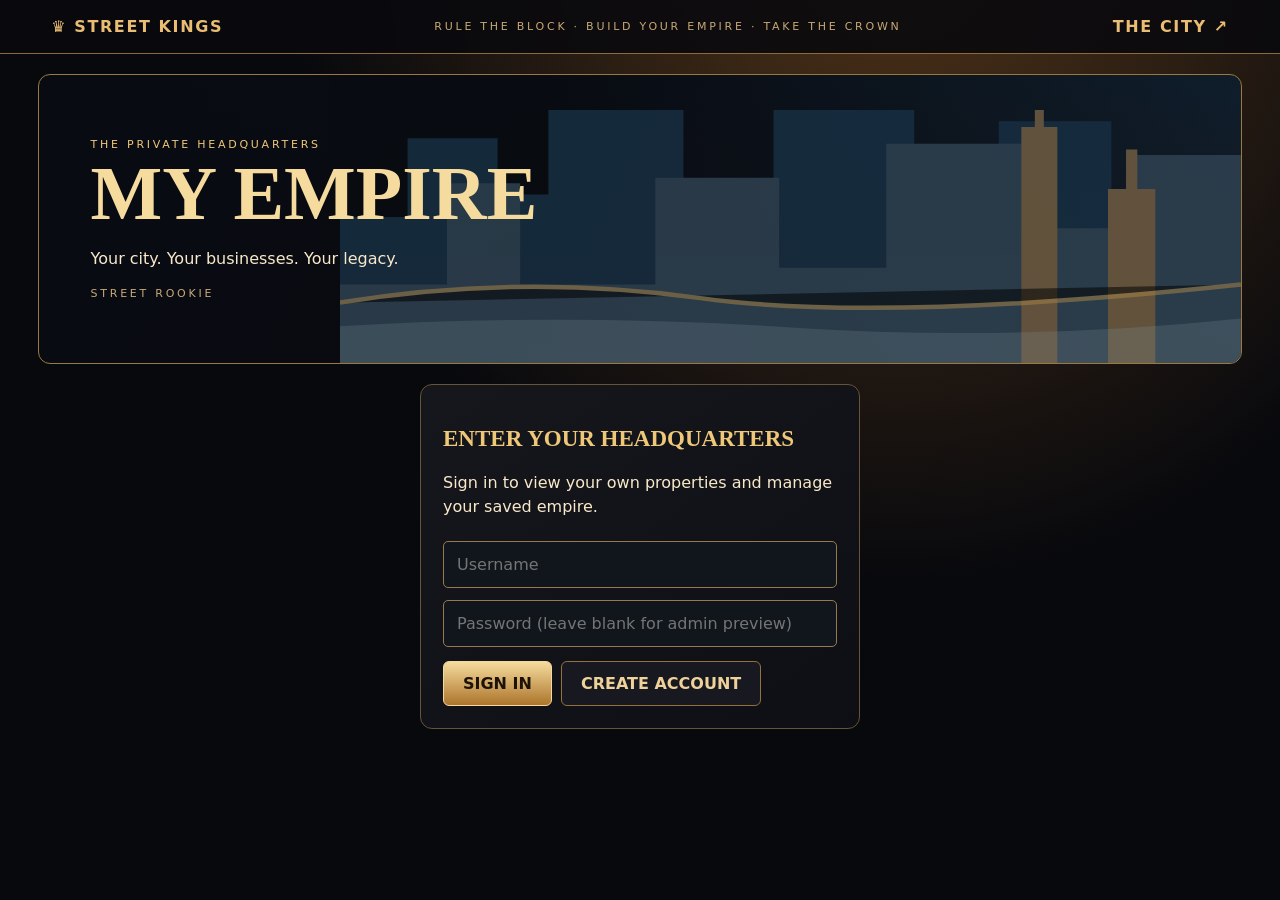
<file: static/my-empire.html>
<!doctype html><html lang="en"><head><meta charset="utf-8"><meta name="viewport" content="width=device-width,initial-scale=1,viewport-fit=cover"><title>STREET KINGS | MY EMPIRE</title><style>
:root{font-family:system-ui,-apple-system,sans-serif;color:#f9e9ca;background:#08090d}*{box-sizing:border-box}body{margin:0;background:radial-gradient(ellipse at 70% -10%,#513419 0,transparent 48%),#08090d;min-height:100vh}button,input{font:inherit}button{cursor:pointer}button:disabled{cursor:not-allowed;opacity:.45}header{display:flex;justify-content:space-between;align-items:center;gap:12px;padding:17px clamp(18px,4vw,60px);border-bottom:1px solid #8d6a3a;background:#08080ddf;position:sticky;top:0;z-index:5}a{color:#e9be73;text-decoration:none;font-weight:900;letter-spacing:.1em}.tag{font-size:11px;letter-spacing:.25em;color:#c7a976}h1{font-size:clamp(36px,7vw,76px);margin:4px 0 8px;line-height:1;font-family:Georgia,serif;color:#f6db9e}h2{font-size:23px;font-family:Georgia,serif;color:#efc779}h3{margin:4px 0;color:#f5dcaa}p{line-height:1.5}small,.muted{color:#b8a894}.shell{max-width:1320px;margin:auto;padding:20px clamp(16px,3vw,48px) 70px}.hero{position:relative;overflow:hidden;min-height:290px;border:1px solid #9a783e;border-radius:12px;background:linear-gradient(90deg,#090b13 0%,#08090ee3 42%,#101b28a0),linear-gradient(#102332,#1d1412);display:flex;align-items:center;padding:clamp(20px,4vw,60px);margin-bottom:20px}.skyline{position:absolute;right:0;bottom:0;width:75%;height:88%;pointer-events:none;opacity:.82}.skyline svg{height:100%;width:100%}.hero-info{position:relative;z-index:1;max-width:590px}.hero p{max-width:460px}.gold{color:#efc779}.summary{display:grid;grid-template-columns:repeat(4,minmax(0,1fr));gap:12px;margin:16px 0 24px}.stat{padding:18px;border:1px solid #77613d;background:linear-gradient(140deg,#211d19,#100f13);border-radius:9px}.stat b{display:block;font-size:clamp(23px,3vw,36px);color:#efc779;margin:7px 0}.stat small{display:block;text-transform:uppercase;letter-spacing:.12em}.nav{display:flex;gap:7px;overflow-x:auto;padding:8px 0 15px}.nav button{white-space:nowrap;background:#171619;border:1px solid #685332;color:#e9d1a4;padding:11px 15px;border-radius:6px}.nav button[aria-selected=true]{background:#bd8b42;color:#100b08;border-color:#e5b969;font-weight:850}.panel{background:linear-gradient(145deg,#16171c,#0d0f14);border:1px solid #675335;border-radius:12px;padding:22px;margin-top:12px}.grid{display:grid;grid-template-columns:repeat(3,minmax(0,1fr));gap:14px}.property{border:1px solid #6c593c;border-radius:8px;background:linear-gradient(135deg,#23201b,#121820);padding:16px;min-height:200px;text-align:left;color:inherit}.property.selected{outline:2px solid #ebbc69}.property b{display:block;color:#f4cf8b;font-size:18px;margin:6px 0}.property .number{font-size:11px;letter-spacing:.18em;color:#b9a276}.property .district{font-size:12px;color:#ded0bb}.property .level{margin-top:22px;color:#c6ad81}.owned{color:#99d7b3!important}.detail{border-top:1px solid #6d593c;margin-top:20px;padding-top:15px}.btn{background:linear-gradient(#f6db9d,#ac752c);border:1px solid #f5d99d;border-radius:6px;color:#1c1207;font-weight:850;padding:12px 19px;margin:8px 9px 0 0}.btn.alt{background:#171820;color:#efd29a;border-color:#93703e}.btn:focus-visible,.property:focus-visible{outline:3px solid white}.feedback{min-height:24px;color:#f2d18c}table{width:100%;border-collapse:collapse}td,th{text-align:left;border-bottom:1px solid #473a2c;padding:12px 6px}th{color:#cda96c;font-size:12px}.bars{display:grid;gap:10px}.barrow{display:grid;grid-template-columns:130px 1fr 45px;gap:8px;align-items:center}.bar{height:13px;background:#313039;border-radius:9px;overflow:hidden}.bar span{display:block;height:100%;background:linear-gradient(90deg,#815322,#ecc278)}.auth{max-width:440px;margin:auto}.auth input{width:100%;padding:13px;background:#11161d;color:white;border:1px solid #98794d;border-radius:5px;margin:6px 0}.empty{padding:25px;border:1px dashed #7c6845;border-radius:9px;color:#e3cba4}.hidden{display:none!important}@media(max-width:850px){.summary{grid-template-columns:repeat(2,1fr)}.grid{grid-template-columns:repeat(2,1fr)}.skyline{width:100%;opacity:.42}}@media(max-width:520px){.grid{grid-template-columns:1fr}.hero{min-height:240px}.panel{padding:14px}.barrow{grid-template-columns:96px 1fr 35px}header .tag{display:none}}
</style></head><body><header><a href="/">♛ STREET KINGS</a><span class="tag">RULE THE BLOCK · BUILD YOUR EMPIRE · TAKE THE CROWN</span><a href="/street-kings-live.html?mode=city">THE CITY ↗</a></header><div class="shell"><section class="hero"><div class="skyline" aria-hidden="true"><svg viewBox="0 0 800 300" preserveAspectRatio="xMidYMax slice"><path fill="#183044" d="M0 300V170h60v-70h80v50h45V70h120v100h80V40h125v90h75V85h100v60h115v155Z"/><path fill="#304454" d="M0 300V230h95V140h65v90h120v-95h110v80h95v-110h135v75h80v-65h100v185Z"/><path fill="#746044" d="M605 300V90h12V55h8v35h12v210M682 300V145h16v-35h10v35h16v155"/><path stroke="#c49a52" opacity=".55" stroke-width="4" d="M0 246Q160 220 320 242T800 230"/><path fill="#9bb2bb" opacity=".22" d="M0 267Q200 255 400 268T800 260v40H0Z"/></svg></div><div class="hero-info"><div class="tag gold">THE PRIVATE HEADQUARTERS</div><h1>MY EMPIRE</h1><p id="identity">Your city. Your businesses. Your legacy.</p><div id="rank" class="tag">STREET ROOKIE</div></div></section><section id="auth" class="panel auth hidden"><h2>ENTER YOUR HEADQUARTERS</h2><p>Sign in to view your own properties and manage your saved empire.</p><form id="authForm"><input id="user" autocomplete="username" placeholder="Username" required><input id="pass" autocomplete="current-password" type="password" placeholder="Password (leave blank for admin preview)" minlength="10"><button class="btn" type="submit">SIGN IN</button><button class="btn alt" type="button" id="register">CREATE ACCOUNT</button></form></section><div id="app" class="hidden"><section class="summary"><div class="stat"><small>Empire credits</small><b id="cash">—</b><small>Separate from Arena money</small></div><div class="stat"><small>Uncollected earnings</small><b id="pending">—</b><small id="rate">— per minute</small></div><div class="stat"><small>Properties owned</small><b id="owned">—</b><small>Across nine districts</small></div><div class="stat"><small>Reputation</small><b id="rep">—</b><small id="diamonds">Diamonds: 0</small></div></section><nav class="nav" aria-label="Empire headquarters"><button data-view="businesses" aria-selected="true">MY BUSINESSES</button><button data-view="territory">MY TERRITORY</button><button data-view="wealth">MY WEALTH</button><button data-view="reputation">MY REPUTATION</button><button data-view="crew">CREW & DEFENSE</button></nav><div id="feedback" class="feedback" role="status" aria-live="polite"></div><section class="panel" id="content"></section></div></div><script>
(()=>{'use strict';const $=id=>document.getElementById(id),names=['CROWN PLAZA','GOLD BLOCK','DOWNTOWN','SNEAKER ROW','MIDTOWN','STUDIO DISTRICT','UPTOWN','MARKET STREET','THE HEIGHTS'];let token='',state=null,view='businesses',selected=0,busy=false;const fmt=n=>Number(n||0).toLocaleString('en-US');const escape=s=>String(s??'').replace(/[&<>"']/g,c=>({'&':'&amp;','<':'&lt;','>':'&gt;','"':'&quot;',"'":'&#39;'}[c]));try{token=sessionStorage.getItem('sk_token')||localStorage.getItem('sk_token')||''}catch{}const msg=t=>{$('feedback').textContent=t||''};async function api(url,method='GET',body){let r=await fetch(url,{method,headers:{'Authorization':'Bearer '+token,'Content-Type':'application/json'},body:body?JSON.stringify(body):undefined});let j=await r.json().catch(()=>({}));if(!r.ok)throw Error(j.detail||'Request failed');return j}function showAuth(){$('auth').classList.remove('hidden');$('app').classList.add('hidden')}async function load(){if(!token){showAuth();return}try{state=await api('/api/empire/headquarters');$('auth').classList.add('hidden');$('app').classList.remove('hidden');render()}catch(e){if(/log in|401|authenticated/i.test(e.message)){token='';sessionStorage.removeItem('sk_token');showAuth()}else msg(e.message)}}async function submit(register){try{const creds={username:$('user').value,password:$('pass').value};const preview=creds.username.trim().toLowerCase()==='admin';if(register&&!preview)await api('/api/register','POST',creds);const response=preview?await api('/api/admin-preview','POST'):await api('/api/login','POST',creds);token=response.token;sessionStorage.setItem('sk_token',token);localStorage.setItem('sk_token',token);await load()}catch(e){$('auth').classList.remove('hidden');alert(e.message)}}$('authForm').addEventListener('submit',e=>{e.preventDefault();submit(false)});$('register').addEventListener('click',()=>submit(true));function property(i){return state.properties.find(p=>p.district===i)}function cost(i){let p=property(i);return p?state.base_costs[i]*(p.level+1):state.base_costs[i]}function detail(i){let p=property(i),max=state.maximum_level||6;return `<div class="detail"><h3>${escape(names[i])} · ${escape(state.property_types[i])}</h3><p>${p?'Owned · Level '+p.level+' · Defense '+p.defense:'Available to acquire'} · ${fmt(p?state.income_per_minute:0)} total empire credits/min.</p><p>${p?'This property produces '+fmt(state.rates[i]*p.level)+' credits per minute, accumulating for collection.':'Purchase this business to establish a foothold and unlock income.'}</p><button class="btn" data-action="${p?'upgrade':'acquire'}" data-district="${i}" ${p&&p.level>=max?'disabled':''}>${p?'UPGRADE · '+fmt(cost(i)):'ACQUIRE · '+fmt(cost(i))} CREDITS</button>${p?`<button class="btn alt" data-action="defend" data-district="${i}" ${p.defense>=5?'disabled':''}>FORTIFY · ${fmt(60*(p.defense+1))} CREDITS</button>`:''}</div>`}function businesses(){return `<h2>MY BUSINESSES</h2><p class="muted">Select a property to inspect, acquire, upgrade, or fortify. All changes save to your player account.</p><div class="grid">${names.map((name,i)=>{let p=property(i);return `<button class="property ${selected===i?'selected':''}" data-select="${i}"><span class="number">DIVISION ${String(i+1).padStart(2,'0')}</span><b>${escape(name)}</b><span class="district">${escape(state.property_types[i])}</span><div class="level ${p?'owned':''}">${p?'OWNED · LEVEL '+p.level:'AVAILABLE · '+fmt(cost(i))+' CREDITS'}</div></button>`}).join('')}</div>${detail(selected)}<div class="detail"><h3>BUSINESS EARNINGS</h3><p>Uncollected: <b class="gold">${fmt(state.pending_income)} empire credits</b></p><button class="btn" data-action="collect" data-district="0" ${!state.pending_income?'disabled':''}>COLLECT ${fmt(state.pending_income)} CREDITS</button></div>`}function territory(){return `<h2>MY TERRITORY</h2><p class="muted">Territory influence is calculated from your owned properties, upgrade levels, and fortification.</p><div class="bars">${state.influence.map(o=>`<div class="barrow"><small>${escape(names[o.district])}</small><div class="bar"><span style="width:${o.influence}%"></span></div><small>${o.influence}%</small></div>`).join('')}</div><p class="muted">Rival challenges and contested ownership are not recorded by the present Empire service. No fake rival activity is displayed.</p>`}function wealth(){return `<h2>MY WEALTH</h2><section class="summary"><div class="stat"><small>Available</small><b>${fmt(state.cash)}</b></div><div class="stat"><small>Pending</small><b>${fmt(state.pending_income)}</b></div><div class="stat"><small>Diamond balance</small><b>${fmt(state.diamonds)}</b></div><div class="stat"><small>Income / minute</small><b>${fmt(state.income_per_minute)}</b></div></section><button class="btn" data-action="collect" data-district="0" ${!state.pending_income?'disabled':''}>COLLECT EARNINGS</button><h3>RECENT EMPIRE TRANSACTIONS</h3>${state.events.length?`<table><thead><tr><th>Event</th><th>District</th><th>Details</th></tr></thead><tbody>${state.events.map(e=>`<tr><td>${escape(e.event)}</td><td>${e.district==null?'—':escape(names[e.district])}</td><td>${escape(JSON.stringify(JSON.parse(e.detail||'{}')).slice(0,140))}</td></tr>`).join('')}</tbody></table>`:'<div class="empty">No transactions yet.</div>'}<p class="muted">Virtual empire credits are separate from Arena simulated entry balances and cannot be withdrawn.</p>`}function reputation(){let u=state.profile||{};return `<h2>MY REPUTATION</h2><h3>${escape(state.rank)}</h3><p>Reputation ${fmt(state.reputation)} · ${fmt(u.wins)} verified Arena wins · ${fmt(u.losses)} losses</p><h3>ACHIEVEMENTS</h3>${state.achievements.length?state.achievements.map(a=>`<p class="gold">◆ ${escape(a.title)}</p>`).join(''):'<p class="empty">Acquire your first business to unlock First Deed.</p>'}<h3>ACTIVE EMPIRE MISSION</h3><p>${escape(state.mission.title)} · ${state.mission.progress}/${state.mission.target}</p>`}function crew(){return `<h2>CREW & DEFENSE</h2><p class="muted">Fortify owned businesses to increase neighborhood influence. Crew affiliations and live rival events are not provided by the current backend; no fictitious crews are shown.</p><div class="grid">${state.properties.length?state.properties.map(p=>`<article class="property"><b>${escape(names[p.district])}</b><p>Property level ${p.level}</p><p>Defense level ${p.defense}/5</p><button class="btn alt" data-action="defend" data-district="${p.district}" ${p.defense>=5?'disabled':''}>FORTIFY · ${fmt(60*(p.defense+1))}</button></article>`).join(''):'<p class="empty">Acquire a property to unlock fortification.</p>'}</div>`}function render(){$('identity').textContent=(state.profile?.username||'Player').toUpperCase()+' · PERSONAL HEADQUARTERS';$('rank').textContent=state.rank;$('cash').textContent=fmt(state.cash);$('pending').textContent=fmt(state.pending_income);$('rate').textContent=fmt(state.income_per_minute)+' credits / min';$('owned').textContent=state.properties.length+'/9';$('rep').textContent=fmt(state.reputation);$('diamonds').textContent='Diamonds: '+fmt(state.diamonds);document.querySelectorAll('[data-view]').forEach(b=>b.setAttribute('aria-selected',String(b.dataset.view===view)));$('content').innerHTML=({businesses,territory,wealth,reputation,crew})[view]()}document.querySelector('.nav').addEventListener('click',e=>{let b=e.target.closest('[data-view]');if(b){view=b.dataset.view;msg('');render()}});$('content').addEventListener('click',async e=>{let select=e.target.closest('[data-select]');if(select){selected=Number(select.dataset.select);render();return}let b=e.target.closest('[data-action]');if(!b||busy)return;busy=true;b.disabled=true;msg('Processing your empire transaction…');try{state=await api('/api/empire/action','POST',{district:Number(b.dataset.district),operation:b.dataset.action});msg('Saved to your empire.');render()}catch(ex){msg(ex.message);render()}finally{busy=false}});load();document.addEventListener('visibilitychange',()=>{if(!document.hidden&&token)load()});})();
</script></body></html>
</file>
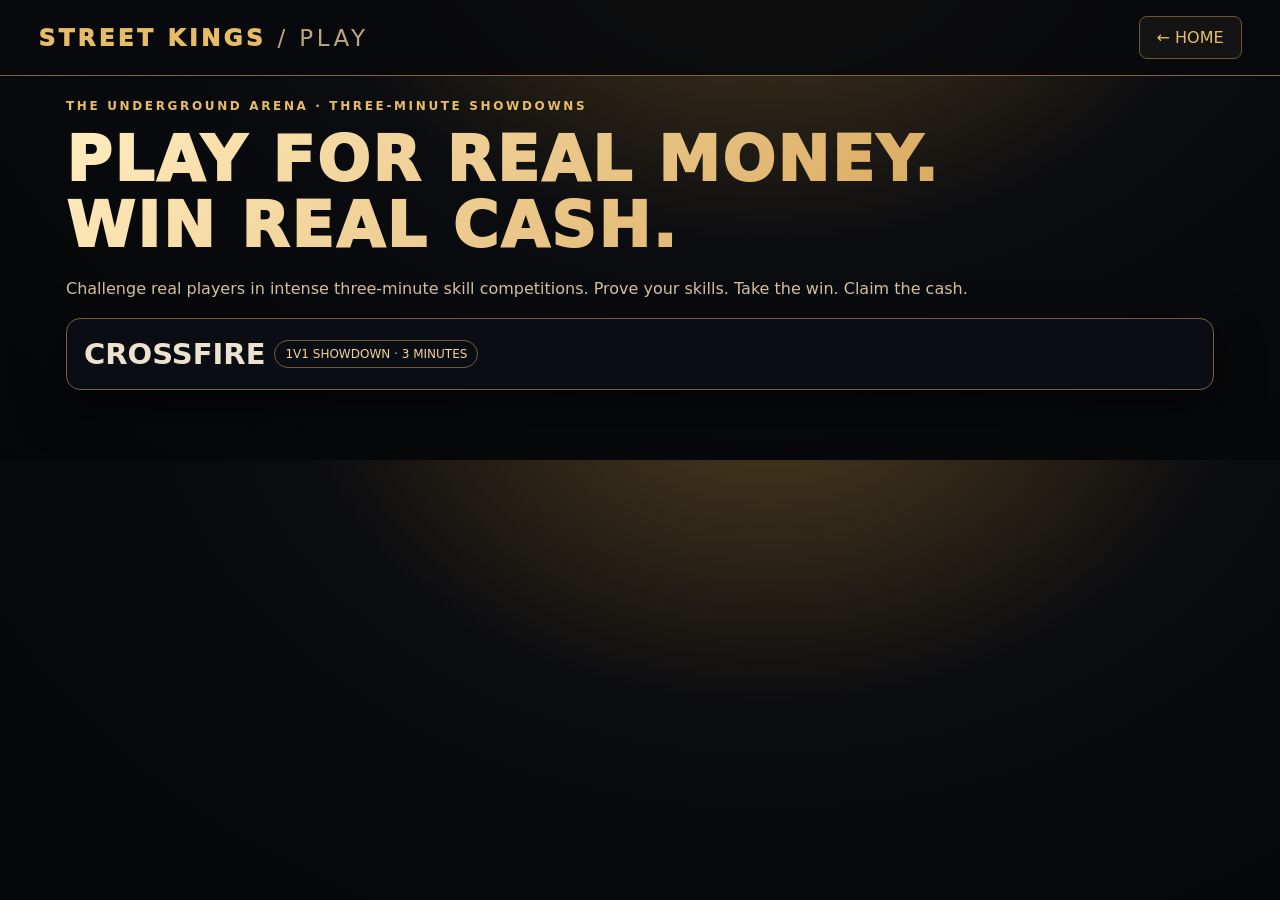
<file: static/play.html>
<!doctype html><html lang="en"><head><meta charset="utf-8"><meta name="viewport" content="width=device-width,initial-scale=1,viewport-fit=cover"><meta name="theme-color" content="#08090d"><title>PLAY • STREET KINGS</title><style>
:root{color-scheme:dark;--gold:#e7bc68;--ice:#ece2ce;--ink:#090b11;--border:#6d5634;font-family:system-ui,-apple-system,Arial,sans-serif}*{box-sizing:border-box}body{margin:0;color:var(--ice);background:radial-gradient(ellipse at 60% -20%,#53401f 0%,#0b0c10 44%,#050607 100%)}button,input{font:inherit}button{cursor:pointer}header{display:flex;justify-content:space-between;align-items:center;gap:12px;padding:16px max(16px,3vw);border-bottom:1px solid #846332;background:#08090de8}a{color:var(--gold)}.brand{font-size:clamp(16px,3vw,23px);font-weight:1000;letter-spacing:.15em;color:var(--gold)}.outline{border:1px solid var(--border);color:var(--gold);background:#151415;padding:11px 17px;border-radius:8px;text-decoration:none}main{max-width:1180px;margin:auto;padding:23px 16px 70px}h1{font-size:clamp(29px,6vw,62px);font-weight:1000;line-height:1.07;letter-spacing:.04em;margin:14px 0;background:linear-gradient(130deg,#ffecbe,#cd9440);color:transparent;background-clip:text}h2{margin:0;font-size:clamp(19px,3vw,29px)}.sub{color:#d1bfa4;line-height:1.65}.eyebrow{font-size:12px;letter-spacing:.22em;color:var(--gold);font-weight:800}.notice{font-size:12px;color:#c9b797;border:1px solid #71502b;background:#21180d;padding:10px;border-radius:8px}.competition-choice{display:flex;align-items:center;gap:12px;margin:14px 0 20px;flex-wrap:wrap}.competition-choice label{font-size:12px;letter-spacing:.17em;color:var(--gold);font-weight:900}.competition-choice select{background:#141720;color:#f6dda5;border:1px solid #9c7c46;border-radius:8px;padding:12px;max-width:100%;font:inherit}.games{display:grid;grid-template-columns:repeat(3,minmax(0,1fr));gap:14px;margin:24px 0}.game{min-height:282px;border:1px solid var(--border);border-radius:14px;background:linear-gradient(145deg,#222531,#0a0d11 65%);overflow:hidden;box-shadow:0 15px 42px #0009;display:flex;flex-direction:column}.art{height:156px;overflow:hidden}.art svg{width:100%;height:100%;display:block}.game .body{padding:15px;display:flex;flex-direction:column;flex:1;gap:8px}.game p{margin:0;color:#c5b6a2;font-size:13px;line-height:1.5;flex:1}.gold{background:linear-gradient(130deg,#f1d18a,#b77c2f);color:#160f05;font-weight:900;border:0;padding:12px 14px;border-radius:8px}.gold:disabled{opacity:.5;cursor:default}.game.selected{border:2px solid #ffd88f;box-shadow:0 0 26px #b57c3470}.row{display:flex;flex-wrap:wrap;align-items:center;gap:9px}.shell{border:1px solid #756041;border-radius:14px;background:#0b0e15e8;padding:17px;box-shadow:0 18px 46px #0009}.arena{display:grid;grid-template-columns:minmax(0,1fr) 270px;gap:16px;margin-top:14px}.controls{display:flex;flex-wrap:wrap;align-items:center;gap:8px}.field{background:#191b21;border:1px solid #827153;border-radius:7px;color:#f9e8c2;padding:11px 12px;min-width:140px;max-width:100%;flex:1}.statstrip{display:grid;grid-template-columns:repeat(3,1fr);gap:10px;margin:15px 0}.metric{border:1px solid #4e4333;padding:12px;background:#1b1b20;border-radius:9px}.metric small{display:block;font-size:10px;letter-spacing:.13em;color:#c6ae88}.metric strong{display:block;font-size:clamp(22px,4vw,36px);color:#f8d58d}.stage{position:relative;background:radial-gradient(ellipse at 50% 80%,#2e2933,#101924 53%,#080b10 100%);border:1px solid #86653a;border-radius:12px;overflow:hidden;touch-action:none}.stage canvas{width:100%;display:block;aspect-ratio:1.18;touch-action:none}.hud{font-size:13px;color:#d8c7ad;margin:10px 0;min-height:26px}.aside{border-left:1px solid #6d5538;padding-left:16px}.aside h3{color:#f5d48b;margin-top:0}.aside p{line-height:1.55;color:#d2c2a7;font-size:13px}.chip{display:inline-block;border:1px solid #745a31;border-radius:99px;padding:6px 10px;font-size:12px;color:#f2d293;margin:4px 5px 4px 0}.status{color:#f6dba1;font-weight:700}.footnote{color:#b6a589;font-size:12px}.hidden{display:none!important}#combatHint{font-weight:850;color:#f6c575}.results{padding:20px;background:linear-gradient(110deg,#302315,#171418);border:1px solid #b88b43;border-radius:10px;text-align:center}.results h2{color:#f9de92}.pulse{animation:pulse .6s ease-out}@keyframes pulse{50%{transform:scale(1.018);filter:brightness(1.2)}}@media(max-width:780px){.games{grid-template-columns:1fr}.game{min-height:0;display:grid;grid-template-columns:115px 1fr}.game .art{height:100%;font-size:42px}.arena{grid-template-columns:1fr}.aside{border-left:0;border-top:1px solid #6d5538;padding:14px 0 0}.stage canvas{aspect-ratio:1.1}.statstrip{gap:6px}.metric{padding:9px}}@media(prefers-reduced-motion:reduce){.pulse{animation:none}}
/* SURGICAL PLAY ARENA CLEANUP: presentation-only; game logic and backend untouched. */
#games,.competition-choice,.controls,#instructions,#lobbyInfo,.aside{display:none!important}
/* Remove the old split-panel, constrained game display without changing its canvas or input handlers. */
.arena{display:block;max-width:none;width:100%}
.arena.hidden{display:none!important}
.arena>div:first-child{width:100%;min-width:0}
.stage{width:100%;max-width:none}
.stage canvas{width:100%;height:auto;aspect-ratio:auto}
@media(max-width:780px){.arena{display:block}.arena.hidden{display:none!important}.stage canvas{aspect-ratio:auto}}
</style></head><body><header><div class="brand">STREET KINGS <span style="color:#bca680;font-weight:400">/ PLAY</span></div><a href="/index.html" class="outline">← HOME</a></header><main><div class="eyebrow">THE UNDERGROUND ARENA · THREE-MINUTE SHOWDOWNS</div><h1>PLAY FOR REAL MONEY.<br>WIN REAL CASH.</h1><p class="sub">Challenge real players in intense three-minute skill competitions. Prove your skills. Take the win. Claim the cash.</p><div id="games" class="games"></div><section class="shell"><div class="row"><h2 id="selectedName">ENTER THE ARENA</h2><span class="chip">1V1 SHOWDOWN · 3 MINUTES</span></div><p class="sub" id="instructions">Choose one of the three games above. Players compete under identical challenge conditions, and scoring is verified on the server.</p><div class="competition-choice"><label for="competition">COMPETITION</label><select id="competition" aria-label="Competition"><option value="competitive" selected>1V1 SHOWDOWN · $0 ENTRY · NO CASH PRIZE</option><option value="cash" disabled>CASH PRIZE SHOWDOWNS · COMING SOON</option></select></div><div class="controls"><button id="find" class="gold">FIND MATCH</button><button id="private" class="outline">CHALLENGE PLAYER</button><input id="code" class="field" placeholder="Enter a friend's room code" aria-label="Room code"><button id="join" class="outline">JOIN MATCH</button><button id="ready" class="gold hidden">READY TO PLAY</button><button id="restart" class="outline hidden">REMATCH</button></div><p class="hud" id="lobbyInfo">Select a game and find your next challenger.</p><div id="arena" class="arena hidden"><div><div class="statstrip"><div class="metric"><small>YOUR SCORE</small><strong id="yourScore">0</strong></div><div class="metric"><small>TIME LEFT</small><strong id="clock">3:00</strong></div><div class="metric"><small>RIVAL SCORE</small><strong id="theirScore">0</strong></div></div><div class="stage" id="stage"><canvas id="canvas" width="680" height="560" aria-label="Interactive skill competition canvas"></canvas></div><p class="hud" id="feedback">Ready.</p><div id="results" class="results hidden"></div></div><aside class="aside"><h3 id="sideTitle">MATCH CONTROL</h3><p id="sideDesc">Share the code with a friend or use matchmaking. Two people must press READY.</p><div class="chip">Match code: <b id="roomCode">—</b></div><button class="outline" id="copy">COPY CODE</button><p class="status" id="matchStatus">Waiting for players</p><div id="combatHint"></div></aside></div></section></main><script>
'use strict';
const $=id=>document.getElementById(id);const ctx=$('canvas').getContext('2d');const W=680,H=560;let clockOffset=0;let game='crossfire',rid='',snapshot=null,poll=null,busy=false,visualPulse=0,drag=null,path=[],lastChallenge='',lastVersion=-1;const games={crossfire:['CROSSFIRE','Bend the angle. Break the line.','Precision ricochet shooting',`<svg viewBox="0 0 420 170" preserveAspectRatio="xMidYMid slice" aria-hidden="true"><defs><linearGradient id="cf" x1="0" x2="1"><stop stop-color="#171821"/><stop offset="1" stop-color="#503420"/></linearGradient></defs><rect width="420" height="170" fill="url(#cf)"/><g stroke="#c69b57" opacity=".32" fill="none"><path d="M0 36H420M0 90H420M0 148H420"/><path d="M53 0V170M210 0V170M350 0V170"/></g><path d="M44 150L108 46 191 112 314 39" fill="none" stroke="#ffdc95" stroke-width="5" stroke-dasharray="10 9"/><g><circle cx="314" cy="39" r="24" fill="#b65b34" stroke="#ffe0a0" stroke-width="5"/><circle cx="314" cy="39" r="11" fill="#fbe7c0"/></g><path d="M74 169L90 130 118 130 135 169" fill="#d8ac64" stroke="#39281a" stroke-width="5"/><text x="213" y="156" text-anchor="middle" font-size="12" font-family="Arial" letter-spacing="5" fill="#ebc98b">PRECISION / RICOCHET</text></svg>`],lockdown:['LOCKDOWN','Read the grid. Crack the pattern.','Fast tactical number routes',`<svg viewBox="0 0 420 170" preserveAspectRatio="xMidYMid slice" aria-hidden="true"><rect width="420" height="170" fill="#171722"/><g transform="translate(96 5)"><rect x="0" y="0" width="228" height="160" rx="12" fill="#22283a" stroke="#d9ab61"/><g fill="#332e34" stroke="#b28a54" stroke-width="2"><rect x="14" y="15" width="58" height="58" rx="9"/><rect x="84" y="15" width="58" height="58" rx="9"/><rect x="154" y="15" width="58" height="58" rx="9"/><rect x="14" y="85" width="58" height="58" rx="9"/><rect x="84" y="85" width="58" height="58" rx="9"/><rect x="154" y="85" width="58" height="58" rx="9"/></g><path d="M43 44H113V114H183" fill="none" stroke="#ffe4a3" stroke-width="7" opacity=".9"/><g fill="#f8dda1" font-size="32" font-family="Arial" font-weight="bold" text-anchor="middle"><text x="43" y="56">7</text><text x="113" y="56">5</text><text x="183" y="56">3</text><text x="43" y="126">6</text><text x="113" y="126">4</text><text x="183" y="126">9</text></g></g></svg>`],clash:['CLASH CIRCUIT','Read the tell. Strike the opening.','Three-lane reaction combat',`<svg viewBox="0 0 420 170" preserveAspectRatio="xMidYMid slice" aria-hidden="true"><rect width="420" height="170" fill="#141923"/><g fill="#292d35" stroke="#866849" stroke-width="3"><path d="M39 0H132L158 170H12Z"/><path d="M164 0H257L269 170H151Z"/><path d="M289 0H382L408 170H262Z"/></g><path d="M208 11L244 88 210 156 176 88Z" fill="#b36133" stroke="#ffcf76" stroke-width="5"/><path d="M167 82L248 82M209 29V143" stroke="#ffe4ab" stroke-width="5"/><g fill="#deb878"><circle cx="86" cy="104" r="18"/><circle cx="338" cy="104" r="18"/></g><text x="210" y="162" text-anchor="middle" font-size="11" letter-spacing="4" fill="#ffdfab">STRIKE AT THE OPENING</text></svg>`]};
const token=()=>localStorage.getItem('sk_token')||sessionStorage.getItem('sk_token')||localStorage.getItem('street_kings_token')||'';
async function api(url,method='GET',body){let r=await fetch(url,{method,cache:'no-store',headers:{...(token()?{'Authorization':'Bearer '+token()}:{}),...(body?{'Content-Type':'application/json'}:{})},body:body?JSON.stringify(body):undefined});let j=await r.json().catch(()=>({}));if(!r.ok)throw Error(typeof j.detail==='string'?j.detail:'Request failed ('+r.status+')');return j;}
const notify=(v)=>{$('lobbyInfo').textContent=v;};
function choose(g){if(snapshot?.status==='running')return;game=g;document.querySelectorAll('[data-game]').forEach(e=>e.classList.toggle('selected',e.dataset.game===game));$('selectedName').textContent=games[g][0];$('instructions').textContent=({crossfire:'Aim, bank, and fire. Master wall reflections; each hit advances to a new target.',lockdown:'Drag across adjacent tiles to build the target total. Longer correct routes score more.',clash:'Counter the telegraphed lane inside the beat window. Faster reactions grow your combo.'})[g];$('sideTitle').textContent=games[g][0];renderCanvas();}
$('games').innerHTML=Object.entries(games).map(([id,v])=>`<article class="game" data-game="${id}"><div class="art">${v[3]}</div><div class="body"><h3 style="margin:0;color:#f6d791;letter-spacing:.07em">${v[0]}</h3><p>${v[1]}<br>${v[2]}</p><button type="button" class="gold" data-select="${id}">SELECT GAME →</button></div></article>`).join('');document.addEventListener('click',e=>{let b=e.target.closest('[data-select]');if(b)choose(b.dataset.select);});
async function open(queue){if(!token())return notify('Sign in to join a match.');try{let s=await api('/api/play/open','POST',{game,matchmake:queue});activate(s);notify(queue?'Searching for a real registered opponent. If nobody is waiting, share the room code.':'Friend room created. Share the code with another registered player.');}catch(e){notify(e.message)}}
$('find').onclick=()=>open(true);$('private').onclick=()=>open(false);
$('join').onclick=async()=>{try{let code=$('code').value.trim();if(!code)throw Error('Enter a room code');activate(await api('/api/play/'+encodeURIComponent(code)+'/join','POST'));notify('Joined the room. Press READY when you are prepared.');}catch(e){notify(e.message)}};
$('ready').onclick=async()=>{try{paint(await api('/api/play/'+rid+'/ready','POST'));notify('READY! Game starts when both players are ready.');}catch(e){notify(e.message)}};
$('restart').onclick=()=>{snapshot=null;rid='';$('arena').classList.add('hidden');$('restart').classList.add('hidden');$('ready').classList.add('hidden');$('find').disabled=false;$('private').disabled=false;choose(game);notify('Choose FIND MATCH or CHALLENGE PLAYER for a new game.');};
$('copy').onclick=()=>navigator.clipboard?.writeText(rid).then(()=>notify('Match code copied: '+rid)).catch(()=>notify('Room code: '+rid));
function activate(s){rid=s.room_id;game=s.game;choose(game);$('arena').classList.remove('hidden');$('roomCode').textContent=rid;$('code').value=rid;paint(s);if(poll)clearInterval(poll);poll=setInterval(async()=>{if(!rid)return;try{paint(await api('/api/play/'+rid))}catch(e){$('matchStatus').textContent=e.message;}},850);}
function paint(s){clockOffset=s.server_time-Date.now()/1000;snapshot=s;lastVersion=s.version;$('arena').classList.remove('hidden');$('yourScore').textContent=s.scores[s.your_seat??0]??0;$('theirScore').textContent=s.scores[1-(s.your_seat??0)]??0;$('clock').textContent=Math.floor(s.remaining/60)+':'+String(s.remaining%60).padStart(2,'0');$('roomCode').textContent=s.room_id;$('matchStatus').textContent=s.status.toUpperCase()+' · '+s.players.length+'/2 PLAYERS';$('ready').classList.toggle('hidden',s.status!=='waiting');$('restart').classList.toggle('hidden',s.status!=='finished');$('find').disabled=s.status==='running';$('private').disabled=s.status==='running';if(s.status==='finished'){$('results').classList.remove('hidden');$('results').innerHTML='<h2>'+(s.winner===null?'DRAW GAME':s.players[s.your_seat]===s.winner?'YOU WON THE MATCH!':'RIVAL WON THE MATCH')+'</h2><p>SERVER-VERIFIED RESULT · MATCH COMPLETE</p>';}else $('results').classList.add('hidden');if(s.status==='running'){$('feedback').textContent=game==='crossfire'?'DRAG FROM THE LAUNCHER · RELEASE TO FIRE':game==='lockdown'?'DRAG ACROSS TILES TO MATCH THE TARGET':'TAP THE TELEGRAPHED LANE IN THE HIT WINDOW';}renderCanvas();}
async function send(payload){if(busy||snapshot?.status!=='running')return;busy=true;const id=(crypto.randomUUID?crypto.randomUUID():(Date.now()+'-'+Math.random().toString(36).slice(2)));try{let old=snapshot.scores[snapshot.your_seat],s=await api('/api/play/'+rid+'/move','POST',{move_id:id,payload});paint(s);let diff=s.scores[s.your_seat]-old;$('feedback').textContent=diff?'+'+diff+' POINTS · KEEP THE STREAK!':'MISSED · ADJUST AND HIT AGAIN';visualPulse=performance.now();}catch(e){$('feedback').textContent=e.message;}finally{busy=false;}}
function canvasPoint(e){let r=$('canvas').getBoundingClientRect();return {x:(e.clientX-r.left)*W/r.width,y:(e.clientY-r.top)*H/r.height};}
function roundRect(x,y,w,h,r,fill){ctx.beginPath();ctx.roundRect(x,y,w,h,r);ctx.fillStyle=fill;ctx.fill()}
function text(s,x,y,px=16,color='#f5dfb4',align='center'){ctx.fillStyle=color;ctx.font=`800 ${px}px system-ui`;ctx.textAlign=align;ctx.fillText(String(s),x,y)}
function backdrop(){ctx.clearRect(0,0,W,H);let gr=ctx.createLinearGradient(0,0,0,H);gr.addColorStop(0,'#0f1725');gr.addColorStop(.65,'#14212a');gr.addColorStop(1,'#2b1d15');ctx.fillStyle=gr;ctx.fillRect(0,0,W,H);ctx.strokeStyle='#e5ba6950';ctx.lineWidth=1;for(let y=65;y<H;y+=62){ctx.beginPath();ctx.moveTo(0,y);ctx.lineTo(W,y);ctx.stroke()}if(visualPulse&&performance.now()-visualPulse<380){ctx.fillStyle='#ffc46c22';ctx.fillRect(0,0,W,H)}}
function current(){if(!snapshot)return null;return snapshot.challenge[snapshot.your_seat??0]}
function crossfire(){const c=current()||{target_x:54,target_y:35,radius:9};const tx=c.target_x/100*W,ty=c.target_y/100*H;text('BOUNCE SHOTS · AIM WITH A DRAG',W/2,35,16);ctx.strokeStyle='#dfb86a';ctx.lineWidth=7;ctx.strokeRect(16,52,W-32,H-68);ctx.shadowColor='#ff9c40';ctx.shadowBlur=28;ctx.fillStyle='#cf723f';ctx.beginPath();ctx.arc(tx,ty,23,0,Math.PI*2);ctx.fill();ctx.shadowBlur=0;ctx.strokeStyle='#ffe6a2';ctx.lineWidth=4;ctx.beginPath();ctx.arc(tx,ty,15,0,Math.PI*2);ctx.stroke();roundRect(W/2-38,H*.96-22,76,44,12,'#c3a05b');roundRect(W/2-12,H*.96-51,24,46,9,'#ffdf99');text('◉',W/2,H*.96+15,31,'#16100b');if(drag){const dx=drag.x-W/2,dy=H*.96-drag.y;let a=Math.atan2(dy,dx);ctx.strokeStyle='#fdf1cbba';ctx.lineWidth=3;ctx.setLineDash([10,9]);ctx.beginPath();ctx.moveTo(W/2,H*.96);ctx.lineTo(W/2+Math.cos(a)*220,H*.96-Math.sin(a)*220);ctx.stroke();ctx.setLineDash([]);text('ANGLE '+Math.round(a*180/Math.PI)+'°',W/2,80,17);}}
function lockdown(){const cfg=current()||{tiles:Array.from({length:25},(_,i)=>i%7+1),target:13};text('BUILD '+cfg.target+' · CONNECT ORTHOGONAL TILES',W/2,45,20);let size=88,gap=13,x0=(W-(size*5+gap*4))/2,y0=66;for(let i=0;i<25;i++){let x=x0+(i%5)*(size+gap),y=y0+Math.floor(i/5)*(size+gap);roundRect(x,y,size,size,11,path.includes(i)?'#d9a24a':'#2b3140');ctx.strokeStyle='#8c784f';ctx.lineWidth=2;ctx.strokeRect(x+2,y+2,size-4,size-4);text(cfg.tiles[i],x+size/2,y+size/2+11,31,path.includes(i)?'#17110a':'#f3d28a');}let sum=path.reduce((v,i)=>v+cfg.tiles[i],0);text('ROUTE TOTAL: '+sum+' / '+cfg.target,W/2,H-15,17,sum===cfg.target?'#93e5bb':'#f7d5a1');}
function clash(){const cfg=current()||{lane:1};let serverClock=snapshot?.remaining??180;let cycle=snapshot?.started_at ? (((Date.now()/1000 + clockOffset-snapshot.started_at)%1.6)+1.6)%1.6/1.6 : (performance.now()/1600)%1; // Use server time reference from each status response.
text('READ THE WARNING · COUNTER AT THE GOLD FLASH',W/2,37,17);let y0=78,laneW=190,gap=14,x0=(W-(laneW*3+gap*2))/2;for(let i=0;i<3;i++){let x=x0+i*(laneW+gap);roundRect(x,y0,laneW,360,16,i===cfg.lane?'#51342c':'#242c39');ctx.strokeStyle=i===cfg.lane?'#fdba70':'#636e7d';ctx.lineWidth=4;ctx.strokeRect(x+6,y0+6,laneW-12,348);text(['LEFT','CENTER','RIGHT'][i],x+laneW/2,y0+36,19);ctx.save();ctx.translate(x+laneW/2,y0+190);ctx.rotate(i===cfg.lane?Math.sin(performance.now()/160)*.14:0);text(i===cfg.lane?'⚔':'⬡',0,45,93,i===cfg.lane?'#ffca83':'#536477');ctx.restore();if(i===cfg.lane){text('COUNTER HERE',x+laneW/2,y0+290,15,'#f6d489')}}roundRect(40,H-72,W-80,22,10,'#40352f');roundRect(40,H-72,(W-80)*cycle,22,10,cycle>.33&&cycle<.67?'#e8c078':'#9e674e');text('BEAT TIMING · GOLD ZONE',W/2,H-13,15);}
function renderCanvas(){backdrop();if(game==='crossfire')crossfire();if(game==='lockdown')lockdown();if(game==='clash')clash();}
const canvas=$('canvas');canvas.addEventListener('pointerdown',e=>{if(snapshot?.status!=='running')return;let p=canvasPoint(e);canvas.setPointerCapture(e.pointerId);if(game==='crossfire'){drag=p;}else if(game==='lockdown'){path=[];addTile(p);}else if(game==='clash'){let lane=Math.floor((p.x-41)/(204));if(lane>=0&&lane<3)send({lane});}renderCanvas()});canvas.addEventListener('pointermove',e=>{if(!canvas.hasPointerCapture(e.pointerId))return;let p=canvasPoint(e);if(game==='crossfire')drag=p;else if(game==='lockdown')addTile(p);renderCanvas()});canvas.addEventListener('pointerup',e=>{if(!canvas.hasPointerCapture(e.pointerId))return;let p=canvasPoint(e);if(game==='crossfire'){let dx=p.x-W/2,dy=H*.96-p.y;let angle=Math.atan2(dy,dx)*180/Math.PI;drag=null;if(angle>=8&&angle<=172)send({angle});else $('feedback').textContent='DRAG UP INTO THE TARGET FIELD';}else if(game==='lockdown'){if(path.length>=2)send({path:[...path]});path=[];}renderCanvas()});canvas.addEventListener('pointercancel',()=>{drag=null;path=[];renderCanvas()});
function addTile(p){let size=88,gap=13,x0=(W-(size*5+gap*4))/2,y0=66;let col=Math.floor((p.x-x0)/(size+gap)),row=Math.floor((p.y-y0)/(size+gap));if(row<0||row>4||col<0||col>4)return;let i=row*5+col;if(path.includes(i))return;let prev=path.at(-1);if(prev!==undefined&&Math.abs(Math.floor(prev/5)-row)+Math.abs(prev%5-col)!==1)return;path.push(i)}
function frame(){if(game==='clash'||game==='crossfire'&&drag)renderCanvas();requestAnimationFrame(frame)}requestAnimationFrame(frame);choose('crossfire');
const target=new URLSearchParams(location.search);if(target.has('room')){const c=target.get('room');$('code').value=c;notify('Crown challenge room '+c+'. Enter JOIN MATCH to participate in the existing territory Arena; crown challenges use the original competitive match format.');}
</script></body></html>
</file>
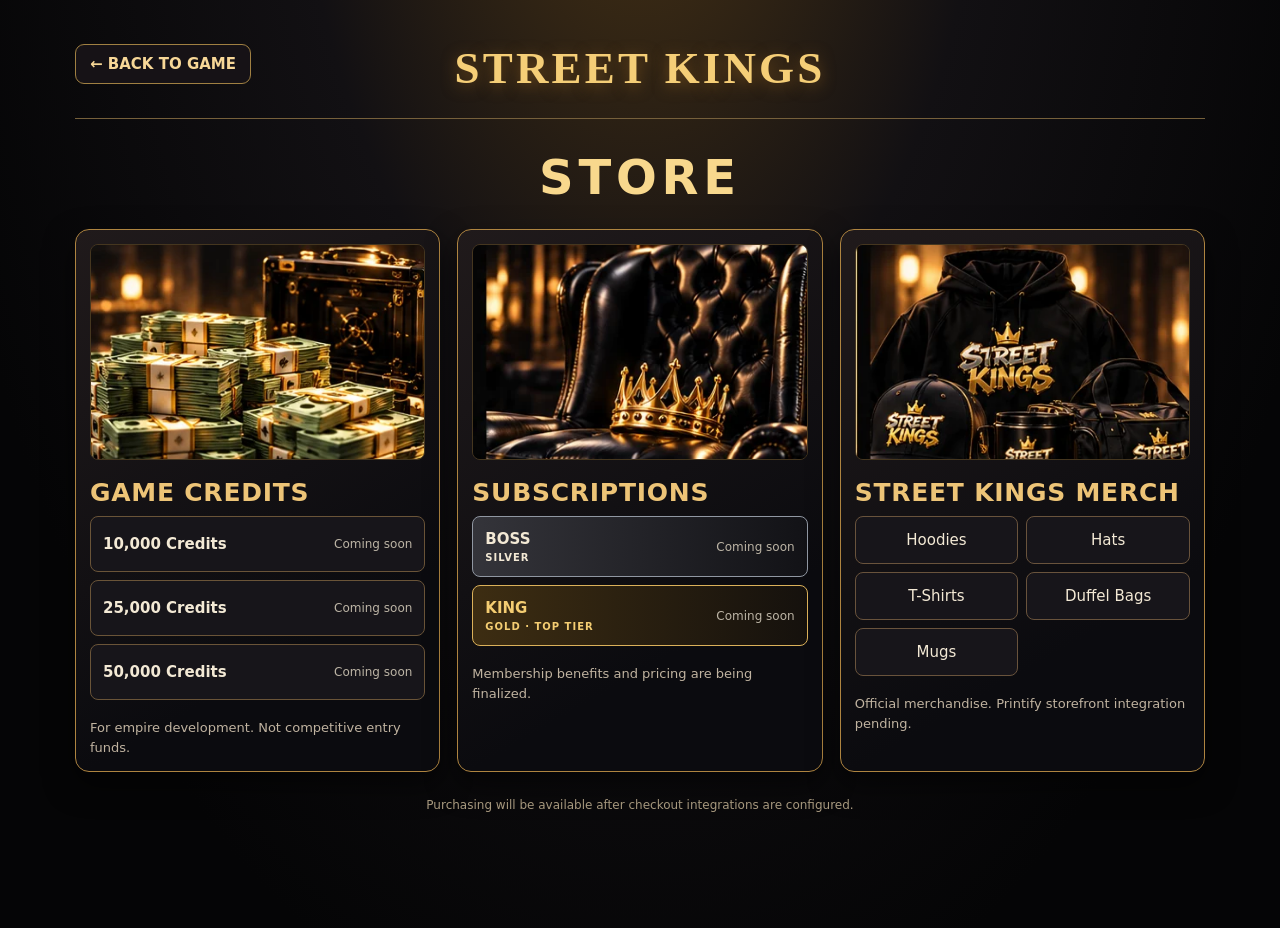
<file: static/store.html>
<!doctype html><html lang="en"><head><meta charset="utf-8"><meta name="viewport" content="width=device-width,initial-scale=1,viewport-fit=cover"><title>Street Kings | Store</title><style>
:root{color-scheme:dark}*{box-sizing:border-box}body{margin:0;background:radial-gradient(ellipse at 50% -25%,#4b3515 0%,#121013 38%,#050506 80%);color:#f3e9d5;font:15px system-ui,-apple-system,Segoe UI,sans-serif;min-height:100dvh;padding:24px 16px 90px}a{color:inherit}.wrap{max-width:1130px;margin:0 auto}.head{position:relative;display:flex;justify-content:center;align-items:center;padding:18px 6px 24px;border-bottom:1px solid #76603b}.back{position:absolute;left:0;top:20px;border:1px solid #a08042;border-radius:9px;background:#161216;color:#f7d797;padding:10px 14px;text-decoration:none;font-weight:700}.brand{text-align:center;font-family:Georgia,serif;color:#f5ce77;font-size:clamp(25px,5vw,45px);font-weight:bold;letter-spacing:.07em;text-shadow:0 3px 15px #6d491b}.title{text-align:center;font-size:clamp(27px,5vw,48px);letter-spacing:.1em;margin:30px 0 24px;color:#f8d88d}.grid{display:grid;grid-template-columns:repeat(3,minmax(0,1fr));gap:17px}.panel{min-width:0;border:1px solid #ae8440;border-radius:14px;background:linear-gradient(150deg,#201a1b,#0b0b0f 73%);padding:14px;box-shadow:0 12px 30px #0008}.image{display:block;width:100%;aspect-ratio:1.55;object-fit:cover;border-radius:8px;border:1px solid #45361f}.panel h2{font-size:clamp(18px,2.3vw,25px);letter-spacing:.03em;margin:18px 0 9px;color:#edc477}.option{display:flex;justify-content:space-between;align-items:center;gap:12px;padding:13px 12px;border:1px solid #6a5438;border-radius:8px;background:#17151a;margin-top:8px;min-height:56px}.option span{color:#bcb4a5;font-size:12px;text-align:right}.silver{border-color:#9097a2;background:linear-gradient(90deg,#34343a,#121216)}.gold{border-color:#dbb15a;background:linear-gradient(90deg,#3d2d12,#15110d)}.gold b{color:#f4cd72}.option small{display:block;font-size:10px;letter-spacing:.1em;margin-top:4px}.merch{display:grid;grid-template-columns:1fr 1fr;gap:8px}.merch div{text-align:center;padding:14px 5px;background:#17151a;border:1px solid #69533c;border-radius:8px}.note{color:#c0b3a0;font-size:13px;line-height:1.5;margin:18px 0 0}.status{margin:26px auto;text-align:center;color:#ad9e83;font-size:12px}.back:focus-visible{outline:3px solid #fff2b2;outline-offset:2px}@media(max-width:780px){.grid{grid-template-columns:1fr;max-width:490px;margin:0 auto}.image{aspect-ratio:2}.head{padding-top:55px}.back{top:0}.title{margin-top:24px}}@media(prefers-reduced-motion:no-preference){.panel{animation:up .3s ease-out both}@keyframes up{from{opacity:.5;transform:translateY(9px)}to{opacity:1;transform:translateY(0)}}}
</style></head><body><main class="wrap"><header class="head"><a class="back" href="/">← BACK TO GAME</a><div class="brand">STREET KINGS</div></header><h1 class="title">STORE</h1><section class="grid" aria-label="Store categories"><article class="panel"><img class="image" src="[data-uri]" alt="Street Kings game credits artwork"><h2>GAME CREDITS</h2><div class="option"><b>10,000 Credits</b><span>Coming soon</span></div><div class="option"><b>25,000 Credits</b><span>Coming soon</span></div><div class="option"><b>50,000 Credits</b><span>Coming soon</span></div><p class="note">For empire development. Not competitive entry funds.</p></article><article class="panel"><img class="image" src="[data-uri]" alt="Street Kings membership artwork"><h2>SUBSCRIPTIONS</h2><div class="option silver"><b>BOSS<small>SILVER</small></b><span>Coming soon</span></div><div class="option gold"><b>KING<small>GOLD · TOP TIER</small></b><span>Coming soon</span></div><p class="note">Membership benefits and pricing are being finalized.</p></article><article class="panel"><img class="image" src="[data-uri]" alt="Street Kings branded apparel and merchandise"><h2>STREET KINGS MERCH</h2><div class="merch"><div>Hoodies</div><div>Hats</div><div>T-Shirts</div><div>Duffel Bags</div><div>Mugs</div></div><p class="note">Official merchandise. Printify storefront integration pending.</p></article></section><p class="status">Purchasing will be available after checkout integrations are configured.</p></main></body></html>
</file>
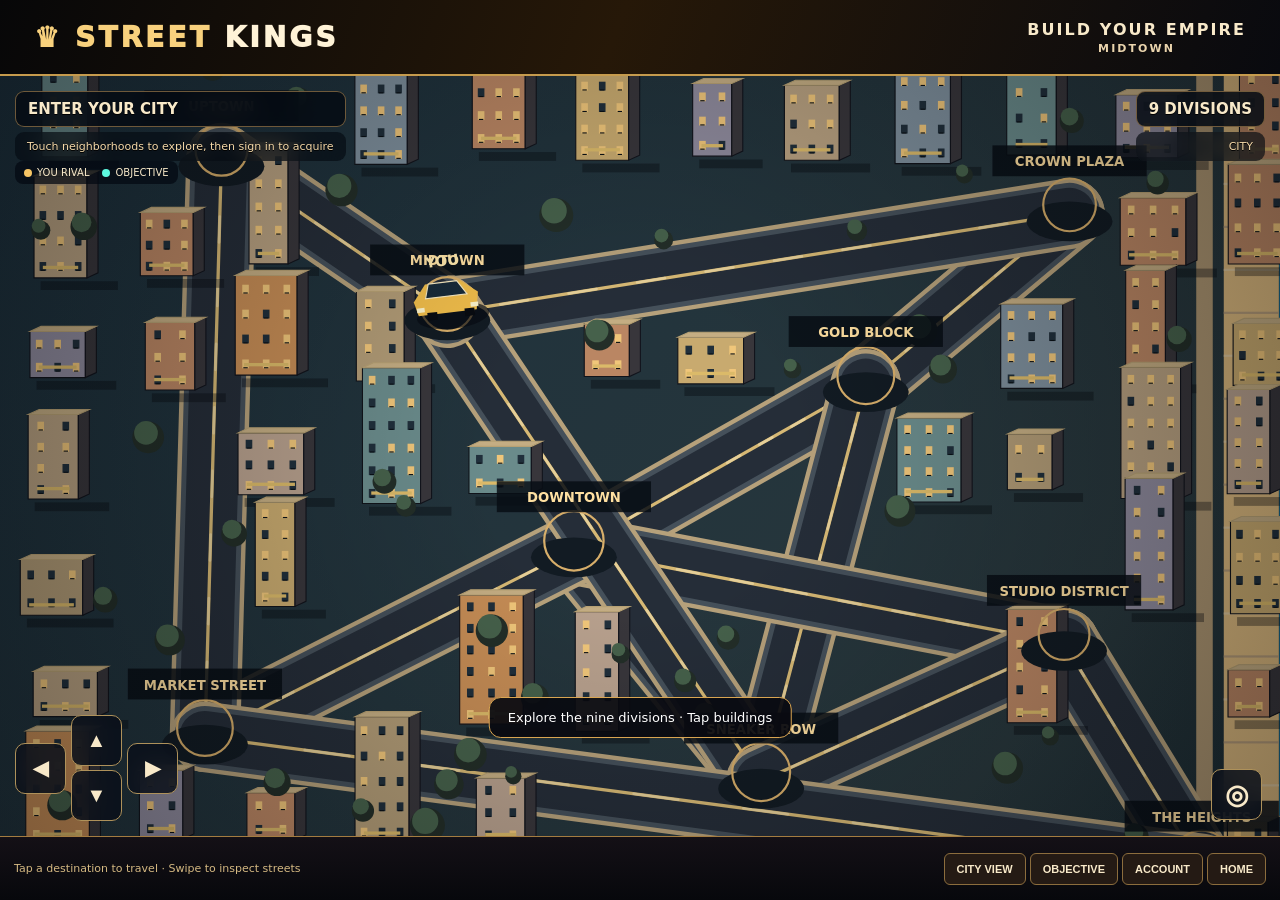
<file: static/street-kings-live.html>
<!doctype html>
<html lang="en"><head><script>/* Legacy link compatibility. Keep existing PLAY/CREW routes intact. */
(function(){const m=new URLSearchParams(location.search).get('mode');const routes={city:'/city.html',divisions:'/divisions.html',empire:'/my-empire.html'};if(m&&routes[m])location.replace(routes[m]);})();</script><meta charset="utf-8"><meta name="viewport" content="width=device-width,initial-scale=1,viewport-fit=cover,user-scalable=no"><title>STREET KINGS · THE CITY</title><style>
:root{--gold:#efc26d;--ink:#f8e9c9;--dark:#07090e}*{box-sizing:border-box}html,body{margin:0;height:100%;background:var(--dark);color:var(--ink);font-family:system-ui,-apple-system,sans-serif;overflow:hidden}button,a{cursor:pointer}button{color:var(--ink)}.top{height:76px;display:flex;align-items:center;justify-content:space-between;padding:8px clamp(12px,3vw,34px);background:linear-gradient(110deg,#070708,#261808 48%,#090a0f);border-bottom:2px solid #c69b4d;gap:10px}.brand{text-decoration:none;font-size:clamp(15px,2.2vw,28px);color:#f8d17d;font-weight:950;letter-spacing:.11em;white-space:nowrap}.brand span{color:#fff3d7}.top-center{text-align:center;font-weight:900;letter-spacing:.13em}.top-center small{display:block;font-size:11px;color:#ead4ad;margin-top:3px}.top-score{display:flex;gap:clamp(8px,2vw,25px);text-align:center}.top-score small{display:block;color:#a7a4a5;font-size:10px}.top-score b{font-variant-numeric:tabular-nums;font-size:clamp(16px,3vw,25px);color:#fdd584}#scene{position:relative;height:calc(100dvh - 140px);min-height:220px;overflow:hidden;background:#071525}#world{position:absolute;width:100%;height:100%;display:block;touch-action:none;outline:0}#hudleft,#hudright{position:absolute;top:15px;max-width:42%;pointer-events:none}#hudleft{left:15px}#hudright{right:15px;text-align:right}.chip{background:#050b13d9;border:1px solid #ad8651a0;border-radius:9px;padding:8px 12px;font-weight:900;font-size:clamp(10px,1.7vw,15px);text-shadow:0 1px #000;backdrop-filter:blur(12px)}.chip.sub{background:#050b13aa;font-size:11px;color:#f5d9a9;font-weight:500;border:0;margin-top:5px}#toast{position:absolute;left:50%;bottom:98px;transform:translateX(-50%);padding:12px 18px;border-radius:12px;background:#090a11ed;border:1px solid #d9a551;color:#fff;text-align:center;max-width:min(90%,510px);opacity:0;transition:opacity .2s;pointer-events:none;font-size:13px}#toast.visible{opacity:1}#mapLegend{position:absolute;top:85px;left:15px;background:#040912bb;padding:6px 9px;border-radius:8px;font-size:10px;display:flex;align-items:center;gap:5px}.gold-dot,.red-dot,.blue-dot{width:8px;height:8px;border-radius:50%;display:inline-block;background:#f6c565}.red-dot{background:#ff687c;margin-left:8px}.blue-dot{background:#5df9e0;margin-left:8px}#pad{position:absolute;bottom:15px;left:15px;display:flex;align-items:center;gap:5px}#pad>div{display:flex;flex-direction:column;gap:4px}#pad button,#recenter{background:#0a101bd9;border:1px solid #ae915a;border-radius:10px;width:51px;height:51px;font-size:20px;font-weight:900;backdrop-filter:blur(12px)}#pad button:active,#recenter:active{background:#6c4b19}#recenter{position:absolute;bottom:16px;right:18px;font-size:27px}#footer{height:64px;background:linear-gradient(180deg,#141016,#07080c);border-top:1px solid #a47c40;display:flex;align-items:center;justify-content:space-between;padding:5px 14px;gap:10px}#actionTip{font-size:11px;color:#d5b982;max-width:32%}.links{display:flex;gap:4px}.links button{background:#241a14;border:1px solid #8c6d3d;border-radius:6px;padding:9px 12px;font-size:11px;font-weight:800}.links button:hover{background:#4e351a}.overlay{position:absolute;z-index:10;inset:76px 0 64px;display:flex;justify-content:center;align-items:center;background:linear-gradient(#03050884,#030508bd);backdrop-filter:blur(6px)}.overlay[hidden]{display:none}.modal{width:min(92vw,460px);max-height:92%;overflow:auto;padding:25px 22px;background:linear-gradient(140deg,#1e1c1e,#080b11 70%);border:1px solid #bf9653;border-radius:18px;box-shadow:0 20px 80px #0009;text-align:center}.crest{font-size:46px;color:#f5c971;text-shadow:0 3px 30px #bd833e}.modal h1{font-size:clamp(21px,5vw,34px);color:#f5c976;margin:8px 0}.modal p{line-height:1.55;color:#d6c5b0}.modal button{display:block;width:100%;padding:14px;margin:9px 0;border-radius:9px;background:linear-gradient(#f7d897,#af752b);border:1px solid #f8e4b2;font-weight:900;color:#15100b;font-size:15px}.modal button.alt{background:#181c24;color:#f5d390;border-color:#7c613a}.modal input{width:100%;background:#161a21;border:1px solid #b18a52;color:white;font-size:15px;padding:13px;border-radius:9px;margin:6px 0}.modal-note{font-size:12px;color:#b8a795;margin-top:10px;overflow-wrap:anywhere}@media(max-width:650px){.top{height:65px}.top-center{display:none}#scene{height:calc(100dvh - 124px)}.top-score{gap:12px}.chip.sub{font-size:10px}#hudright{top:14px}#mapLegend{top:76px}.overlay{inset:65px 0 59px}#footer{height:59px}#actionTip{display:none}.links{width:100%;justify-content:space-between}.links button{padding:9px 7px;font-size:10px}#pad button{width:44px;height:44px}}

/* Free exploration is a city experience, not a timed competitive match. */
body.exploration .top-score{display:none}
body.exploration #mapLegend .red-dot{display:none}

</style></head>
<body>
<header class="top"><a href="/" class="brand">♛ STREET <span>KINGS</span></a><div class="top-center"><span id="phase">THE CITY</span><small id="districtTitle">MIDTOWN</small></div><div class="top-score"><div><small>YOU</small><b id="myScore">0</b></div><div><small>RIVAL</small><b id="foeScore">0</b></div><div><small>TIME</small><b id="clock">3:00</b></div></div></header>
<main id="scene"><canvas id="world" aria-label="Interactive city scene. Tap locations to drive, swipe to pan, or use arrow keys. Objective markers trigger deliveries at arrival." tabindex="0"></canvas><div id="hudleft"><div class="chip" id="target">EXPLORE THE CITY</div><div class="chip sub" id="subtarget">Tap a glowing marker or any district to travel</div></div><div id="hudright"><div class="chip" id="districtCount">9 DIVISIONS</div><div class="chip sub" id="modeName">STREET KINGS</div></div><div id="toast" role="status" aria-live="polite"></div><div id="mapLegend"><span class="gold-dot"></span> YOU <span class="red-dot"></span> RIVAL <span class="blue-dot"></span> OBJECTIVE</div><div id="pad"><button data-dir="left" aria-label="Drive left">◀</button><div><button data-dir="up" aria-label="Drive forward">▲</button><button data-dir="down" aria-label="Drive back">▼</button></div><button data-dir="right" aria-label="Drive right">▶</button></div><button id="recenter" aria-label="Recenter camera">◎</button></main>
<footer id="footer"><div id="actionTip">Tap a destination to travel · Swipe to inspect streets</div><div class="links"><button id="overview">CITY VIEW</button><button id="mission">OBJECTIVE</button><button id="account">ACCOUNT</button><button id="home">HOME</button></div></footer>
<div id="overlay" class="overlay" hidden><section class="modal"><div class="crest">♛</div><h1 id="modalTitle">STREET KINGS</h1><p id="modalText">Enter a living city. Make your move.</p><div id="modalActions"></div><div class="modal-note" id="modalNote"></div></section></div>
<script>
/* STREET KINGS — Visual city gameplay client. Existing Python remains authoritative for match outcomes. */
(()=>{'use strict';
const $=id=>document.getElementById(id),canvas=$('world');
if(!canvas)throw new Error('STREET KINGS interactive canvas #world missing');
const ctx=canvas.getContext('2d',{alpha:false});
if(!ctx)throw new Error('STREET KINGS canvas 2D renderer unavailable');
const names=['CROWN PLAZA','GOLD BLOCK','DOWNTOWN','SNEAKER ROW','MIDTOWN','STUDIO DISTRICT','UPTOWN','MARKET STREET','THE HEIGHTS'];
const streets=['OCEAN AVENUE','COOKMAN AVENUE','BOND STREET','COOKMAN AVENUE','MAIN STREET','SECOND AVENUE','SECOND AVENUE','SPRINGWOOD AVENUE','BORDEN AVENUE'];
const xy=[[960,190],[775,345],[510,495],[680,705],[395,280],[955,580],[190,140],[175,665],[1080,785]];
const edges=[[1,4],[0,2,3],[1,3,5,7],[1,2,4,5],[0,3,6],[2,3,8],[4,7],[3,6,8],[5,7]];
const params=new URLSearchParams(location.search),mode=params.get('mode')||'city',isPlay=mode==='play'||mode==='crew',isEmpire=['city','divisions','empire'].includes(mode);
let token=(()=>{try{return sessionStorage.getItem('sk_token')||''}catch{return ''}})(),room='',seat=0,roomState=null,roomSocket=null,empire=null,camera={x:570,y:410,zoom:1},car={x:395,y:280},rival={x:395,y:280},route=[],moving=false,requestPending=false,prevObjective='',gesture=null,mouseDown=null,toastTimeout=0,lastUpdate=0,particles=[],stateMode='explore',lastRoomStatus='',missionInFlight=false;
const DIST=(a,b)=>Math.hypot(a[0]-b[0],a[1]-b[1]);
const clamp=(v,min,max)=>Math.max(min,Math.min(max,v));
let cityDistrict=4,cityRoute=[],cityTarget=null,lastHustleTap=0;
const rich=['#c8aa6f','#7d8e9b','#c58c55','#b7a080','#6a8b8b','#ba8663','#b7a08d','#b19b76','#8e8a9c'];
$('phase').textContent=mode==='crew'?'CREW CHALLENGE':isPlay?'THREE-MINUTE SHOWDOWN':mode==='divisions'?'NINE DIVISIONS':'BUILD YOUR EMPIRE';
$('modeName').textContent=mode==='crew'?'PRIVATE MATCH':isPlay?'COMPETITION':mode.toUpperCase();
document.body.classList.toggle('exploration',!isPlay);
function banner(msg){$('toast').textContent=msg;$('toast').classList.add('visible');clearTimeout(toastTimeout);toastTimeout=setTimeout(()=>$('toast').classList.remove('visible'),2600)}
function showModal(title,text,actions,note=''){const a=$('modalActions');$('overlay').hidden=false;$('modalTitle').textContent=title;$('modalText').textContent=text;$('modalNote').textContent=note;a.replaceChildren();actions.forEach(({label,fn,alt})=>{const b=document.createElement('button');b.textContent=label;if(alt)b.className='alt';b.addEventListener('click',fn);a.append(b)})}
function hideModal(){$('overlay').hidden=true}
function authHeader(){return token?{'Authorization':'Bearer '+token}:{}}
async function api(path,method='GET',body){const response=await fetch(path,{method,headers:{'Content-Type':'application/json',...authHeader()},body:body===undefined?undefined:JSON.stringify(body)});let data=await response.json().catch(()=>({}));if(!response.ok)throw Error(typeof data.detail==='string'?data.detail:'Request failed ('+response.status+')');return data}
async function demoLogin(){const r=await api('/api/test-login','POST');token=r.token;(()=>{try{sessionStorage.setItem('sk_token',token)}catch{}})();banner('Welcome to STREET KINGS');return r}
async function login(){const username=$('loginUser')?.value||'',password=$('loginPass')?.value||'';const r=await api('/api/login','POST',{username,password});token=r.token;(()=>{try{sessionStorage.setItem('sk_token',token)}catch{}})();banner('Signed in');boot()}
async function registerAccount(){const username=$('loginUser')?.value||'',password=$('loginPass')?.value||'';await api('/api/register','POST',{username,password});await login()}
function accountView(){showModal('YOUR ACCOUNT','Sign in to compete, or use a temporary test account to explore the game.',[
{label:'BACK TO GAME',fn:hideModal,alt:true}]);let panel=$('modalActions');panel.insertAdjacentHTML('afterbegin','<input id="loginUser" autocomplete="username" placeholder="Username"><input id="loginPass" type="password" autocomplete="current-password" placeholder="Password">');let b=document.createElement('button');b.textContent='SIGN IN';b.addEventListener('click',()=>login().catch(e=>banner(e.message)));panel.append(b);const create=document.createElement('button');create.textContent='CREATE PLAYER ACCOUNT';create.addEventListener('click',()=>registerAccount().catch(e=>banner(e.message)));b.after(create)}
async function boot(){if(!token){if(isPlay){showModal('STREET KINGS · PLAY','Sign in to enter a three-minute match. Follow the glowing pickup, drive to the drop-off, and beat your rival’s verified score.',[{label:'SIGN IN OR REGISTER TO PLAY',fn:accountView}]);}else{hideModal();$('clock').textContent='—';$('target').textContent='ENTER YOUR CITY';$('subtarget').textContent='Touch neighborhoods to explore, then sign in to acquire';banner('Explore the nine divisions · Tap buildings');}return}if(isPlay){if(mode==='crew')showFriendMenu();else await playLobby()}else{try{empire=await api('/api/empire');}catch(e){banner(e.message)}hideModal();$('target').textContent='BUILD YOUR EMPIRE';$('subtarget').textContent='Tap buildings to inspect, acquire and develop territory';camera.zoom=1;camera.x=580;camera.y=440}}
async function playLobby(){showModal('TAKE THE CROWN','Three-minute competition. Drive the city, intercept rivals, and complete deliveries. Every match starts equal. Follow the blue glowing objective: drive to PICKUP, collect the contract, then reach DELIVERY. Tap streets or use the directional pad. Intercept a rival carrying a contract. Highest verified score after 180 seconds wins.',[
{label:'PLAY AGAINST COMPUTER',fn:()=>startAI().catch(e=>banner(e.message))},{label:'CHALLENGE A FRIEND',fn:showFriendMenu,alt:true},{label:'BACK TO HOME',fn:()=>location.assign('/'),alt:true}],'Gameplay is scored and timed by the existing STREET KINGS server.');}
function connectRoomSocket(){
  if(roomSocket){roomSocket.onclose=null;roomSocket.close();roomSocket=null}
  if(!room||!window.WebSocket)return;
  const activeRoom=room;
  const protocol=location.protocol==='https:'?'wss:':'ws:';
  try{
    const ws=new WebSocket(protocol+'//'+location.host+'/ws/rooms/'+encodeURIComponent(room));
    roomSocket=ws;
    ws.onmessage=e=>{if(activeRoom!==room)return;try{const data=JSON.parse(e.data);if(data.room_id===room)setRoomState(data)}catch(_){}};
    ws.onerror=()=>{};
    ws.onclose=()=>{if(roomSocket===ws){roomSocket=null;if(activeRoom===room&&roomState?.status!=='finished')setTimeout(connectRoomSocket,1600)}};
  }catch(_){roomSocket=null}
}
async function startAI(){const res=await api('/api/ai/start','POST');room=res.room_id;seat=res.seat??0;roomState=res.state;hideModal();setRoomState(roomState);connectRoomSocket();banner('MATCH LIVE · DRIVE TO THE OBJECTIVE');}
function showFriendMenu(){showModal('FRIEND MATCH','Create a room and send the code to a friend, or join their room.',[
{label:'CREATE ROOM',fn:async()=>{try{const x=await api('/api/rooms','POST',{duration:180});room=x.room_id;seat=x.seat??0;roomState=x.state;connectRoomSocket();showModal('YOUR ROOM CODE',room,[{label:'READY / START',fn:()=>readyUp().catch(e=>banner(e.message))},{label:'COPY CODE',fn:()=>navigator.clipboard?.writeText(room).then(()=>banner('Room code copied')).catch(()=>banner('Select and copy the code')),alt:true}],'Match begins when both players are ready.')}catch(e){banner(e.message)}}},{label:'JOIN ROOM',fn:()=>{showModal('JOIN A FRIEND','Enter your friend’s room code.',[{label:'JOIN MATCH',fn:async()=>{try{let code=$('friendRoom').value.trim(),r=await api('/api/rooms/'+encodeURIComponent(code)+'/join','POST');room=code;seat=r.seat??1;roomState=r.state;setRoomState(roomState);connectRoomSocket();await readyUp();hideModal()}catch(e){banner(e.message)}}},{label:'BACK',fn:showFriendMenu,alt:true}]);$('modalActions').insertAdjacentHTML('afterbegin','<input id="friendRoom" placeholder="ROOM CODE" autocapitalize="off">')}},{label:'BACK',fn:playLobby,alt:true}]);}
async function readyUp(){if(!room)return;let s=await api('/api/rooms/'+encodeURIComponent(room)+'/ready','POST');setRoomState(s);hideModal();if(s.status!=='running')banner('Waiting for rival to get ready');}
function getRun(){return roomState?.street_run||null}
function current(){return getRun()?.positions?.[seat]??4}
function nextObjective(){let r=getRun();if(!r)return null;let m=r.missions?.[seat];return m?{i:m.carrying?m.dropoff:m.pickup,carrying:m.carrying}:null}
function setRoomState(s){if(!s)return;roomState=s;const r=getRun();if(!r)return;const me=seat,other=1-seat,objective=nextObjective();$('myScore').textContent=s.scores?.[me]??r.run_points?.[me]??0;$('foeScore').textContent=s.scores?.[other]??r.run_points?.[other]??0;let sec=Number(s.remaining)||0;$('clock').textContent=Math.floor(sec/60)+':'+String(sec%60).padStart(2,'0');$('districtTitle').textContent=names[current()];$('target').textContent=objective?(objective.carrying?'DELIVER TO ':'PICK UP AT ')+names[objective.i]:'LOOK FOR CONTRACTS';$('subtarget').textContent='Tap to drive · Hold your vehicle to claim/upgrade/take over · Double-tap for influence · Tap a rival carrying a contract to intercept';
const target=xy[current()],opponent=xy[r.positions?.[other]??4];if(!moving&&!route.length){car.x=target[0];car.y=target[1]}rival.x=opponent[0];rival.y=opponent[1];
if(s.status==='finished'&&lastRoomStatus!=='finished'){let mine=s.scores?.[me]??r.run_points[me],theirs=s.scores?.[other]??r.run_points[other];showModal(mine>theirs?'YOU TAKE THE CROWN':mine===theirs?'DRAW GAME':'RIVAL TAKES THE ROUND',`Final score: ${mine} – ${theirs}.`,[{label:'REMATCH',fn:()=>{room='';roomState=null;route=[];playLobby()}},{label:'BACK TO HOME',fn:()=>location.assign('/'),alt:true}]);}
lastRoomStatus=s.status;
if(s.status==='running'&&objective){let key=objective.i+':'+objective.carrying;if(key!==prevObjective){prevObjective=key;particles.push({x:xy[objective.i][0],y:xy[objective.i][1],life:75});}}
}
function bfs(start,goal){const q=[[start]],seen=new Set([start]);while(q.length){let path=q.shift(),v=path[path.length-1];if(v===goal)return path.slice(1);for(const nxt of edges[v])if(!seen.has(nxt)){seen.add(nxt);q.push([...path,nxt])}}return []}
async function moveStep(){if(requestPending||!route.length||!isPlay||!roomState||roomState.status!=='running')return;const to=route[0];if(!edges[current()].includes(to)){route=[];return}requestPending=true;const from=xy[current()],end=xy[to];try{const res=await api('/api/rooms/'+encodeURIComponent(room)+'/action','POST',{block:to,move:'drive',kind:0});route.shift();const ms=performance.now();moving={from,end,start:ms,duration:480};setRoomState(res)}catch(e){if(/cooldown/i.test(e.message)){setTimeout(()=>{requestPending=false;moveStep()},730);return}route=[];banner(e.message)}requestPending=false;}
async function autoInteract(){if(!isPlay||missionInFlight||!roomState||roomState.status!=='running'||moving||route.length||requestPending)return;let r=getRun(),m=r?.missions?.[seat];if(!m)return;let action=!m.carrying&&current()===m.pickup?'pickup':m.carrying&&current()===m.dropoff?'deliver':null;
if(!action)return;missionInFlight=true;try{let res=await api('/api/rooms/'+encodeURIComponent(room)+'/action','POST',{block:current(),move:action,kind:0});setRoomState(res);banner(action==='pickup'?'PACKAGE SECURED · DELIVER IT':'DELIVERY COMPLETE · SCORE UP');particles.push({x:car.x,y:car.y,life:80})}catch(e){if(!/cooldown/i.test(e.message))banner(e.message)}finally{missionInFlight=false}}
async function interactDistrict(i){
  if(isPlay){
    if(!roomState||roomState.status!=='running'){banner('Start a match to enter the competition');return}
    route=bfs(current(),i);if(!route.length){await autoInteract();banner('You are in '+names[i]);return}
    moveStep();return;
  }
  cityRoute=bfs(cityDistrict,i);
  cityTarget=i;
  camera.zoom=Math.max(1.12,camera.zoom);
  if(!cityRoute.length){arriveCity();return}
  banner('DRIVING TO '+names[i]);
  if(!moving)cityStep();
}
function cityStep(){
  if(!cityRoute.length){arriveCity();return}
  const next=cityRoute.shift();
  moving={from:[car.x,car.y],end:xy[next],start:performance.now(),duration:690};
  cityDistrict=next;
}
function arriveCity(){
  if(cityTarget==null)return;
  const i=cityTarget;cityTarget=null;
  $('districtTitle').textContent=names[i];
  camera.x=xy[i][0];camera.y=xy[i][1];
  if(!token){banner(names[i]+' · '+streets[i]+' · Sign in to acquire businesses');return}
  const owned=empire?.properties?.find(x=>x.district===i),cost=empire?.base_costs?.[i];
  const label=owned?'UPGRADE PROPERTY':'ACQUIRE PROPERTY';
  showModal(names[i],streets[i]+' · '+(owned?'Owned · Level '+owned.level:'Opportunity · '+(cost??'?')+' credits'),[
    {label,fn:async()=>{try{
      empire=await api('/api/empire/action','POST',{district:i,operation:owned?'upgrade':'acquire'});
      hideModal();banner(names[i]+' · '+(owned?'UPGRADED':'ACQUIRED'));
      particles.push({x:xy[i][0],y:xy[i][1],life:90});
    }catch(e){banner(e.message)}}},
    {label:'EXPLORE THE BLOCK',fn:()=>{camera.zoom=1.7;hideModal()},alt:true},
    {label:'RETURN TO CITY',fn:hideModal,alt:true}
  ]);
}

function direction(d){let here=isPlay?current():cityDistrict;let p=xy[here],opts=edges[here].map(i=>({i,dx:xy[i][0]-p[0],dy:xy[i][1]-p[1]}));const aim={up:[0,-1],down:[0,1],left:[-1,0],right:[1,0]}[d];opts.sort((a,b)=>(b.dx*aim[0]+b.dy*aim[1])/Math.hypot(b.dx,b.dy)-(a.dx*aim[0]+a.dy*aim[1])/Math.hypot(a.dx,a.dy));if(opts.length)interactDistrict(opts[0].i)}
async function streetAction(move){
  if(!isPlay||!room||!roomState||roomState.status!=='running'||requestPending)return;
  requestPending=true;
  try{
    const result=await api('/api/rooms/'+encodeURIComponent(room)+'/action','POST',{block:current(),move,kind:0});
    setRoomState(result);
    particles.push({x:car.x,y:car.y,life:85});
    banner(move==='intercept'?'RIVAL CONTRACT INTERCEPTED':'BLOCK INFLUENCE INCREASED');
  }catch(e){banner(e.message)}finally{requestPending=false}
}
async function captureCurrentBlock(){
  if(!isPlay||!room||roomState?.status!=='running'||moving||requestPending)return;
  const i=current(),b=roomState.blocks?.[i];
  if(!b)return;
  let move=b.owner===-1?'claim':b.owner!==seat?'takeover':b.level<5?'build':b.defense<4?'defend':null;
  if(!move){banner('BLOCK FULLY DEVELOPED');return}
  requestPending=true;
  try{
    const result=await api('/api/rooms/'+encodeURIComponent(room)+'/action','POST',{block:i,move,kind:0});
    setRoomState(result);particles.push({x:car.x,y:car.y,life:90});
    banner(move.toUpperCase()+' · '+names[i]+' · TERRITORY UPDATED');
  }catch(e){banner(e.message)}finally{requestPending=false}
}
function nearest(point){let best=0,min=Infinity;xy.forEach((x,i)=>{let d=DIST(point,x);if(d<min){min=d;best=i}});return best}
const rand=(seed)=>{let n=Math.sin(seed*12.9898+78.233)*43758.5453;return n-Math.floor(n)};
function size(){let w=canvas.clientWidth,h=canvas.clientHeight,dpr=Math.min(window.devicePixelRatio||1,2);if(canvas.width!==Math.round(w*dpr)||canvas.height!==Math.round(h*dpr)){canvas.width=Math.round(w*dpr);canvas.height=Math.round(h*dpr)}ctx.setTransform(dpr,0,0,dpr,0,0);return {w,h}}
function line(a,b,width,color){ctx.lineCap='round';ctx.strokeStyle=color;ctx.lineWidth=width;ctx.beginPath();ctx.moveTo(...a);ctx.lineTo(...b);ctx.stroke()}
function poly(p,fill,stroke){ctx.beginPath();ctx.moveTo(...p[0]);for(let i=1;i<p.length;i++)ctx.lineTo(...p[i]);ctx.closePath();ctx.fillStyle=fill;ctx.fill();if(stroke){ctx.strokeStyle=stroke;ctx.lineWidth=1;ctx.stroke()}}
function box(x,y,w,h,depth,paint,seed){const top=[[x-w/2,y-h],[x+w/2,y-h],[x+w/2+depth,y-h-depth*.46],[x-w/2+depth,y-h-depth*.46]],front=[[x-w/2,y-h],[x+w/2,y-h],[x+w/2,y],[x-w/2,y]],side=[[x+w/2,y-h],[x+w/2+depth,y-h-depth*.46],[x+w/2+depth,y-depth*.46],[x+w/2,y]];poly(front,paint,'#10131a');poly(side,'#38363b','#12141c');poly(top,'#c4ad83','#b7a174');let cols=Math.max(1,Math.round(w/19)),rows=Math.max(1,Math.round(h/21));for(let ry=0;ry<rows;ry++)for(let cx=0;cx<cols;cx++){let wx=x-w/2+(cx+.5)*w/cols,wy=y-h+(ry+.55)*h/rows;ctx.fillStyle=rand(seed+cx*17+ry*7)>.42?'#f0c67a':'#202f3b';ctx.fillRect(wx-3,wy-4,6,8);ctx.fillStyle='#0a1015';ctx.fillRect(wx-2,wy+3,4,1)}ctx.fillStyle='#dbba69';ctx.fillRect(x-w/2+8,y-11,w-16,3);}
const buildings=[];for(let j=0;j<9;j++)for(let i=0;i<13;i++){let x=40+i*99+(rand(i*15+j*37)-.5)*17,y=35+j*103+(rand(i*23+j*9)-.5)*15;let close=xy.some(p=>Math.hypot(x-p[0],y-p[1])<60),onRoad=false;for(let n=0;n<edges.length;n++)for(const m of edges[n])if(n<m){let a=xy[n],b=xy[m],t=clamp(((x-a[0])*(b[0]-a[0])+(y-a[1])*(b[1]-a[1]))/(DIST(a,b)**2),0,1),d=Math.hypot(x-a[0]-t*(b[0]-a[0]),y-a[1]-t*(b[1]-a[1]));if(d<40)onRoad=true}if(!onRoad&&!close)buildings.push({x,y,w:35+rand(i+j*4)*25,h:35+rand(i*2+j*18)*90,paint:rich[Math.floor(rand(i*7+j*8)*rich.length)],seed:i*34+j*3})}
let lastPaint=0;function draw(t){requestAnimationFrame(draw);if(t-lastPaint<45)return;lastPaint=t;const {w,h}=size(),s=clamp(Math.min(w/990,h/690)*camera.zoom,.28,2);ctx.fillStyle='#111b24';ctx.fillRect(0,0,w,h);ctx.save();ctx.translate(w/2-camera.x*s,h/2-camera.y*s);ctx.scale(s,s);
let grad=ctx.createLinearGradient(0,0,1200,900);grad.addColorStop(0,'#1c303c');grad.addColorStop(.75,'#28373c');grad.addColorStop(1,'#14252d');ctx.fillStyle=grad;ctx.fillRect(-300,-250,1900,1400);
// Asbury Park inspired waterfront: ocean to the east, boardwalk and beach along Ocean Avenue.
ctx.fillStyle='#166485';ctx.fillRect(1150,-150,300,1250);ctx.fillStyle='#a9bfbd';for(let k=0;k<35;k++){let x=1165+rand(k+44)*230,y=(k*93+t*.015)%1130-70;ctx.fillRect(x,y,25+rand(k)*30,1.5)}ctx.fillStyle='#d9b77d';ctx.fillRect(1100,-150,50,1250);ctx.fillStyle='#ab9470';ctx.fillRect(1075,-150,15,1250);for(let j=0;j<36;j++){ctx.fillStyle=j%2?'#b39a78':'#dbc49a';ctx.fillRect(1100,-150+j*39,50,2)}
// Rounded street network with distinct sidewalks, vehicle lanes, center marking and curb detail.
for(let i=0;i<edges.length;i++)for(let n of edges[i])if(i<n){let a=xy[i],b=xy[n];line(a,b,64,'#b6a17b');line(a,b,56,'#45505a');line(a,b,47,'#252d38');line(a,b,3,'#d6b874');for(let k=.1;k<1;k+=.11){let p=[a[0]+(b[0]-a[0])*k,a[1]+(b[1]-a[1])*k],q=[a[0]+(b[0]-a[0])*(k+.045),a[1]+(b[1]-a[1])*(k+.045)];line(p,q,2.3,'#e5cf99')}}
// Buildings and neighborhoods, drawn in depth order.
buildings.sort((a,b)=>a.y-b.y).forEach(b=>{ctx.fillStyle='#05080c5c';ctx.fillRect(b.x-b.w/2+6,b.y+3,b.w+22,8);box(b.x,b.y,b.w,b.h,10,b.paint,b.seed)});
for(let i=0;i<60;i++){let x=26+i*19.5,y=55+rand(i*77)*820,near=xy.some(p=>DIST(p,[x,y])<65);if(near||x>1060)continue;ctx.fillStyle='#232e28';ctx.beginPath();ctx.arc(x,y,7+rand(i)*9,0,7);ctx.fill();ctx.fillStyle='#46614b';ctx.beginPath();ctx.arc(x-2,y-4,5+rand(i)*7,0,7);ctx.fill()}
xy.forEach((p,i)=>{let selected=isPlay&&nextObjective()?.i===i,owner=isPlay?roomState?.blocks?.[i]?.owner:-1;ctx.save();ctx.translate(...p);ctx.fillStyle=owner===seat&&isPlay?'#775621':owner>=0?'#642b38':'#121b23';ctx.beginPath();ctx.ellipse(0,7,39,18,0,0,7);ctx.fill();ctx.strokeStyle=selected?'#69ffe6':owner===seat&&isPlay?'#ffca57':owner>=0?'#ff6c82':'#d7ae6a';ctx.lineWidth=selected?4:2;ctx.beginPath();ctx.arc(0,-8,25+Math.sin(t*.004+i)*2,0,7);ctx.stroke();ctx.fillStyle='#080d14d9';ctx.fillRect(-70,-62,140,28);ctx.fillStyle=selected?'#6cfde7':'#ffe0a1';ctx.textAlign='center';ctx.font='bold 12px system-ui';ctx.fillText(names[i],0,-43);ctx.restore();if(selected){let pulse=1+.13*Math.sin(t*.007);ctx.strokeStyle='#70ffdc';ctx.lineWidth=3;ctx.beginPath();ctx.arc(p[0],p[1]-10,34*pulse,0,7);ctx.stroke();ctx.fillStyle='#8cf9e1';ctx.beginPath();ctx.moveTo(p[0],p[1]-77-10*Math.sin(t*.005));ctx.lineTo(p[0]-12,p[1]-98-10*Math.sin(t*.005));ctx.lineTo(p[0]+12,p[1]-98-10*Math.sin(t*.005));ctx.closePath();ctx.fill()}});
// Live rivals and player vehicles. Server is the authority for score and district positions.
if(isPlay&&getRun()){drawVehicle(rival.x,rival.y,'#e4475e',t,false)}drawVehicle(car.x,car.y,'#f0bd4b',t,true);
particles=particles.filter(p=>p.life-->0);for(let p of particles){ctx.strokeStyle=`rgba(244,207,127,${p.life/100})`;ctx.lineWidth=3;ctx.beginPath();ctx.arc(p.x,p.y,(90-p.life)*1.3,0,7);ctx.stroke()}
ctx.restore();let vig=ctx.createRadialGradient(w/2,h/2,Math.min(w,h)*.2,w/2,h/2,Math.max(w,h)*.8);vig.addColorStop(0,'#0000');vig.addColorStop(1,'#03040885');ctx.fillStyle=vig;ctx.fillRect(0,0,w,h);
if(moving){
  let f=clamp((t-moving.start)/moving.duration,0,1),eased=f*f*(3-2*f);
  car.x=moving.from[0]+(moving.end[0]-moving.from[0])*eased;
  car.y=moving.from[1]+(moving.end[1]-moving.from[1])*eased;
  if(f>=1){moving=false;if(isPlay){autoInteract();if(route.length)moveStep()}else if(cityRoute.length)cityStep();else arriveCity()}
}
if((isPlay&&roomState?.status==='running'||!isPlay&&moving)&&camera.zoom>1.05){
  camera.x+=(car.x-camera.x)*.095;camera.y+=(car.y-camera.y)*.095;
}
}
function drawVehicle(x,y,color,t,isMe){ctx.save();ctx.translate(x,y-8);ctx.rotate(-.12);ctx.fillStyle='#070b13a6';ctx.beginPath();ctx.ellipse(4,11,33,12,0,0,7);ctx.fill();ctx.fillStyle=color;poly([[-30,-5],[-18,-20],[14,-20],[29,-8],[26,8],[-27,8]],color);poly([[-15,-20],[11,-20],[19,-7],[-19,-7]],'#182b39','#f6e9c1');ctx.fillStyle='#fdf4cb';ctx.fillRect(-28,1,7,4);ctx.fillRect(21,1,7,4);ctx.fillStyle='#080b11';ctx.fillRect(-19,6,9,7);ctx.fillRect(15,6,9,7);ctx.fillStyle=isMe?'#ffe9ae':'#ffa2ad';ctx.font='bold 13px system-ui';ctx.textAlign='center';ctx.fillText(isMe?'YOU':'RIVAL',0,-33+Math.sin(t*.003)*2);ctx.restore()}
function screenToWorld(screenX,screenY){let w=canvas.clientWidth,h=canvas.clientHeight,s=clamp(Math.min(w/990,h/690)*camera.zoom,.28,2);return [camera.x+(screenX-w/2)/s,camera.y+(screenY-h/2)/s]}
canvas.addEventListener('pointerdown',e=>{
  mouseDown={x:e.clientX,y:e.clientY,cx:camera.x,cy:camera.y,t:performance.now()};
  canvas.setPointerCapture(e.pointerId);
});
canvas.addEventListener('pointercancel',()=>{mouseDown=null});
canvas.addEventListener('pointermove',e=>{
  if(!mouseDown)return;
  let dx=e.clientX-mouseDown.x,dy=e.clientY-mouseDown.y;
  if(Math.hypot(dx,dy)>9){let s=clamp(Math.min(canvas.clientWidth/990,canvas.clientHeight/690)*camera.zoom,.28,2);camera.x=mouseDown.cx-dx/s;camera.y=mouseDown.cy-dy/s}
});
canvas.addEventListener('pointerup',e=>{
  if(!mouseDown)return;
  let d=Math.hypot(e.clientX-mouseDown.x,e.clientY-mouseDown.y),held=performance.now()-mouseDown.t;
  mouseDown=null;if(d>14)return;
  const rect=canvas.getBoundingClientRect(),at=screenToWorld(e.clientX-rect.left,e.clientY-rect.top),i=nearest(at);
  if(isPlay&&roomState?.status==='running'&&DIST(at,[car.x,car.y])<75&&held>=680){captureCurrentBlock();return}
  if(isPlay&&roomState?.status==='running'&&DIST(at,[car.x,car.y])<75&&performance.now()-lastHustleTap<330){lastHustleTap=0;streetAction('hustle');return}
  if(isPlay&&DIST(at,[car.x,car.y])<75)lastHustleTap=performance.now();
  if(isPlay&&roomState?.status==='running'&&DIST(at,[rival.x,rival.y])<46&&getRun()?.positions?.[seat]===getRun()?.positions?.[1-seat]&&getRun()?.missions?.[1-seat]?.carrying){streetAction('intercept');return}
  if(DIST(at,xy[i])<155)interactDistrict(i);
  else{camera.x=at[0];camera.y=at[1]}
});
canvas.addEventListener('wheel',e=>{camera.zoom=clamp(camera.zoom*(e.deltaY<0?1.12:.89),.7,2.8);e.preventDefault()},{passive:false});document.querySelectorAll('#pad [data-dir]').forEach(b=>b.addEventListener('click',()=>direction(b.dataset.dir)));window.addEventListener('keydown',e=>{const map={ArrowLeft:'left',ArrowRight:'right',ArrowUp:'up',ArrowDown:'down',w:'up',a:'left',s:'down',d:'right'};if(map[e.key]){direction(map[e.key]);e.preventDefault()}else if(e.key==='h'&&isPlay){streetAction('hustle');e.preventDefault()}});
$('recenter').addEventListener('click',()=>{camera.x=isPlay?car.x:570;camera.y=isPlay?car.y:410;camera.zoom=isPlay?1.75:1.05});$('overview').addEventListener('click',()=>{camera.zoom=1;camera.x=570;camera.y=410});$('mission').addEventListener('click',()=>{let objective=nextObjective();if(objective){camera.x=xy[objective.i][0];camera.y=xy[objective.i][1];camera.zoom=1.8;banner('NEXT OBJECTIVE · '+names[objective.i]);if(roomState?.status==='running')interactDistrict(objective.i)}else banner('Explore businesses to build your empire')});$('home').addEventListener('click',()=>location.assign('/'));$('account').addEventListener('click',accountView);
let lastRefresh=0;async function tick(){if(isPlay&&room&&!missionInFlight&&Date.now()-lastRefresh>1100){lastRefresh=Date.now();try{const s=await api('/api/rooms/'+encodeURIComponent(room)+'/refresh','POST');setRoomState(s)}catch(e){banner('Connection: '+e.message)}}if(isPlay&&roomState?.status==='running'&&!moving&&!requestPending&&route.length)moveStep();setTimeout(tick,600)}
requestAnimationFrame(draw);tick();boot().catch(e=>{banner(e.message);accountView()});
})();

</script></body></html>
</file>
